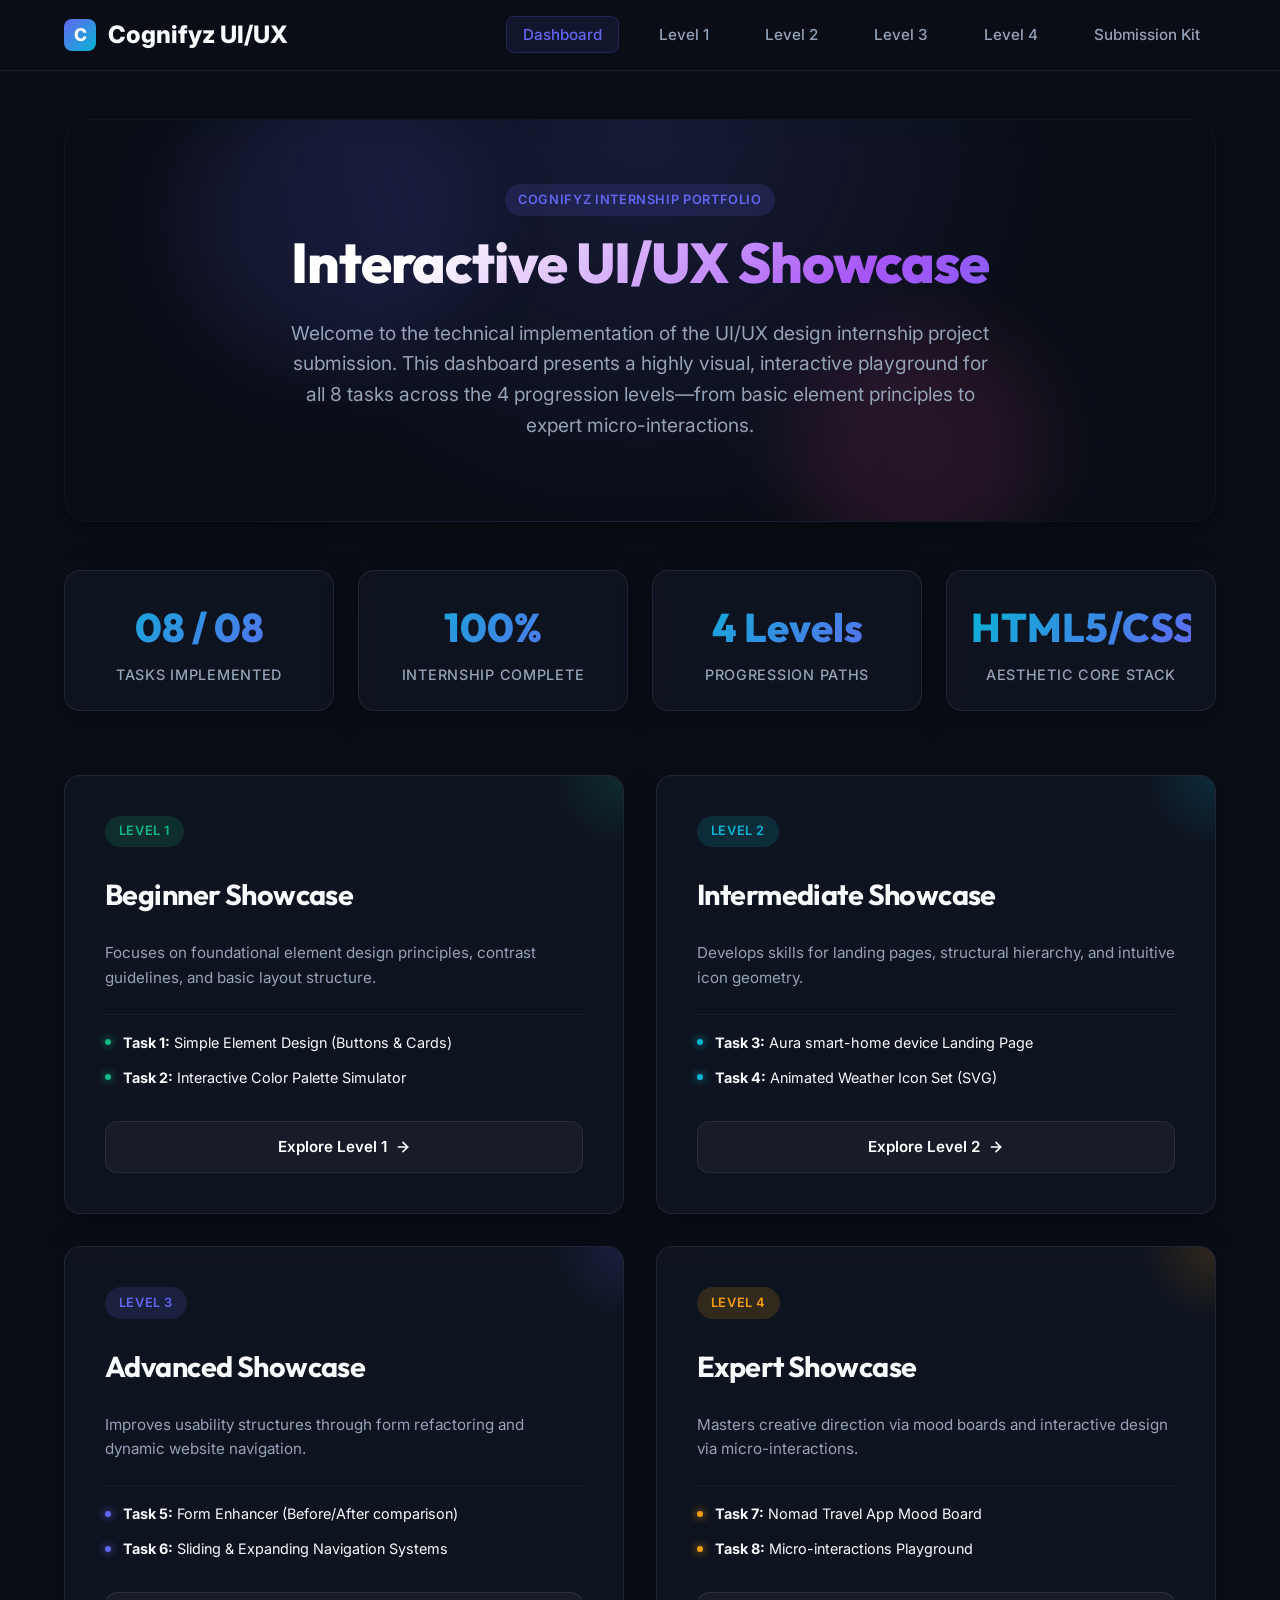
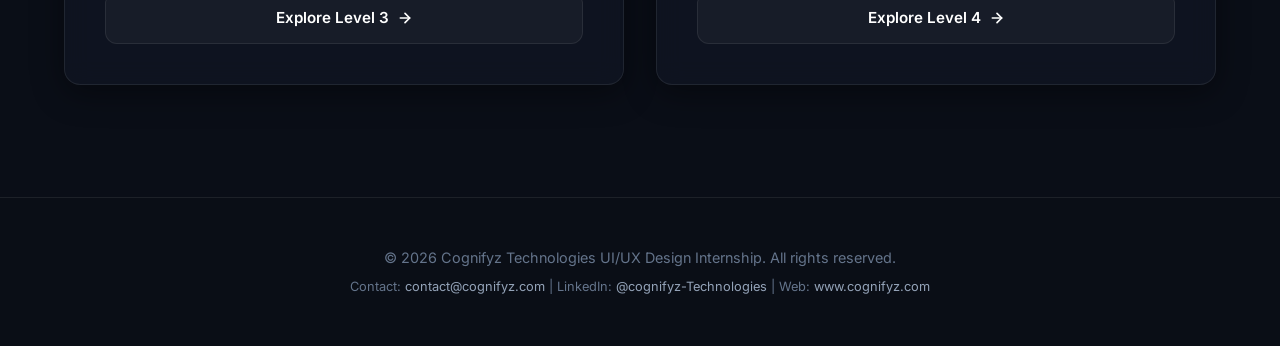
<file: index.html>
<!DOCTYPE html>
<html lang="en">
<head>
  <meta charset="UTF-8">
  <meta name="viewport" content="width=device-width, initial-scale=1.0">
  <title>Cognifyz UI/UX Internship Portfolio | Dashboard Hub</title>
  <link rel="stylesheet" href="style.css">
  <style>
    /* Unique Hero styles */
    .hero-section {
      position: relative;
      padding: 4rem 1.5rem 3rem;
      text-align: center;
      background: radial-gradient(circle at 50% 0%, rgba(99, 102, 241, 0.15), transparent 60%);
      border-radius: 24px;
      margin-top: 1rem;
      margin-bottom: 3rem;
      border: 1px solid rgba(255, 255, 255, 0.03);
      overflow: hidden;
    }

    .hero-title {
      font-size: 3.5rem;
      line-height: 1.1;
      font-weight: 800;
      margin-bottom: 1.5rem;
      background: linear-gradient(135deg, #ffffff 30%, #a855f7 70%, #6366f1 100%);
      -webkit-background-clip: text;
      -webkit-text-fill-color: transparent;
    }

    .hero-description {
      color: var(--text-secondary);
      font-size: 1.2rem;
      max-width: 700px;
      margin: 0 auto 2rem;
    }

    /* Stats Board styling */
    .stats-board {
      display: grid;
      grid-template-columns: repeat(auto-fit, minmax(200px, 1fr));
      gap: 1.5rem;
      margin-bottom: 4rem;
    }

    .stat-card {
      padding: 1.5rem;
      text-align: center;
      position: relative;
      overflow: hidden;
    }

    .stat-number {
      font-size: 2.5rem;
      font-weight: 800;
      font-family: 'Outfit', sans-serif;
      background: linear-gradient(135deg, var(--color-cyan), var(--color-indigo));
      -webkit-background-clip: text;
      -webkit-text-fill-color: transparent;
      margin-bottom: 0.25rem;
    }

    .stat-label {
      color: var(--text-secondary);
      font-size: 0.9rem;
      font-weight: 500;
      text-transform: uppercase;
      letter-spacing: 0.05em;
    }

    /* Levels Grid Styling */
    .levels-grid {
      display: grid;
      grid-template-columns: 1fr;
      gap: 2rem;
    }

    @media (min-width: 768px) {
      .levels-grid {
        grid-template-columns: repeat(2, 1fr);
      }
    }

    .level-card {
      padding: 2.5rem;
      display: flex;
      flex-direction: column;
      justify-content: space-between;
      height: 100%;
      position: relative;
      overflow: hidden;
    }

    .level-card::after {
      content: '';
      position: absolute;
      width: 150px;
      height: 150px;
      border-radius: 50%;
      background: radial-gradient(circle, var(--level-color, var(--color-indigo)), transparent 70%);
      top: -75px;
      right: -75px;
      opacity: 0.15;
      transition: var(--transition-smooth);
    }

    .level-card:hover::after {
      opacity: 0.3;
      transform: scale(1.2);
    }

    .level-card-header {
      margin-bottom: 1.5rem;
    }

    .level-card-title {
      font-size: 1.8rem;
      margin-top: 0.5rem;
      margin-bottom: 0.75rem;
    }

    .level-card-description {
      color: var(--text-secondary);
      font-size: 0.95rem;
      margin-bottom: 1.5rem;
      min-height: 3rem;
    }

    .task-preview-list {
      list-style: none;
      margin-bottom: 2rem;
      border-top: 1px solid rgba(255, 255, 255, 0.05);
      padding-top: 1rem;
    }

    .task-preview-item {
      display: flex;
      align-items: center;
      gap: 0.75rem;
      font-size: 0.9rem;
      color: var(--text-primary);
      margin-bottom: 0.75rem;
    }

    .task-bullet {
      width: 6px;
      height: 6px;
      border-radius: 50%;
      background: var(--level-color, var(--color-indigo));
      box-shadow: 0 0 8px var(--level-color, var(--color-indigo));
    }

    .explore-btn {
      display: inline-flex;
      align-items: center;
      justify-content: center;
      gap: 0.5rem;
      padding: 0.8rem 1.5rem;
      border-radius: 12px;
      text-decoration: none;
      color: #fff;
      font-weight: 600;
      font-size: 0.95rem;
      background: rgba(255, 255, 255, 0.04);
      border: 1px solid var(--glass-border);
      transition: var(--transition-smooth);
      width: 100%;
      text-align: center;
    }

    .level-card:hover .explore-btn {
      background: var(--level-color, var(--color-indigo));
      box-shadow: 0 8px 24px rgba(0, 0, 0, 0.25), 0 0 15px rgba(255, 255, 255, 0.1);
      border-color: transparent;
      transform: translateY(-1px);
    }

    /* Set custom colors for each card */
    .card-lvl1 { --level-color: var(--color-emerald); }
    .card-lvl2 { --level-color: var(--color-cyan); }
    .card-lvl3 { --level-color: var(--color-indigo); }
    .card-lvl4 { --level-color: var(--color-amber); }

    /* Hero Floating Decorative elements */
    .floating-circle {
      position: absolute;
      border-radius: 50%;
      filter: blur(40px);
      z-index: -1;
      opacity: 0.12;
    }

    .circle-1 {
      width: 300px;
      height: 300px;
      background: var(--color-indigo);
      top: -50px;
      left: 10%;
    }

    .circle-2 {
      width: 250px;
      height: 250px;
      background: var(--color-pink);
      bottom: -50px;
      right: 15%;
    }
  </style>
</head>
<body>

  <!-- Navigation Header -->
  <header class="portfolio-header">
    <div class="nav-container">
      <a href="index.html" class="logo-link">
        <div class="logo-icon">C</div>
        <span>Cognifyz UI/UX</span>
      </a>
      <ul class="nav-menu">
        <li><a href="index.html" class="nav-link active">Dashboard</a></li>
        <li><a href="level1.html" class="nav-link">Level 1</a></li>
        <li><a href="level2.html" class="nav-link">Level 2</a></li>
        <li><a href="level3.html" class="nav-link">Level 3</a></li>
        <li><a href="level4.html" class="nav-link">Level 4</a></li>
        <li><a href="submission_kit.html" class="nav-link">Submission Kit</a></li>
      </ul>
    </div>
  </header>

  <!-- Main Container -->
  <main class="container">

    <!-- Hero Banner Section -->
    <section class="hero-section glass-card">
      <div class="floating-circle circle-1"></div>
      <div class="floating-circle circle-2"></div>
      <span class="badge badge-advanced">Cognifyz Internship Portfolio</span>
      <h1 class="hero-title">Interactive UI/UX Showcase</h1>
      <p class="hero-description">
        Welcome to the technical implementation of the UI/UX design internship project submission. 
        This dashboard presents a highly visual, interactive playground for all 8 tasks across 
        the 4 progression levels—from basic element principles to expert micro-interactions.
      </p>
    </section>

    <!-- Project Metrics Overview -->
    <section class="stats-board">
      <div class="stat-card glass-card">
        <div class="stat-number">08 / 08</div>
        <div class="stat-label">Tasks Implemented</div>
      </div>
      <div class="stat-card glass-card">
        <div class="stat-number">100%</div>
        <div class="stat-label">Internship Complete</div>
      </div>
      <div class="stat-card glass-card">
        <div class="stat-number">4 Levels</div>
        <div class="stat-label">Progression Paths</div>
      </div>
      <div class="stat-card glass-card">
        <div class="stat-number">HTML5/CSS3</div>
        <div class="stat-label">Aesthetic Core Stack</div>
      </div>
    </section>

    <!-- Levels Grid -->
    <section class="levels-grid">

      <!-- LEVEL 1 CARD -->
      <div class="level-card glass-card card-lvl1">
        <div>
          <div class="level-card-header">
            <span class="badge badge-beginner">Level 1</span>
            <h2 class="level-card-title">Beginner Showcase</h2>
          </div>
          <p class="level-card-description">
            Focuses on foundational element design principles, contrast guidelines, and basic layout structure.
          </p>
          <ul class="task-preview-list">
            <li class="task-preview-item">
              <span class="task-bullet"></span>
              <span><strong>Task 1:</strong> Simple Element Design (Buttons & Cards)</span>
            </li>
            <li class="task-preview-item">
              <span class="task-bullet"></span>
              <span><strong>Task 2:</strong> Interactive Color Palette Simulator</span>
            </li>
          </ul>
        </div>
        <a href="level1.html" class="explore-btn">
          Explore Level 1 
          <svg width="16" height="16" viewBox="0 0 24 24" fill="none" stroke="currentColor" stroke-width="2.5" stroke-linecap="round" stroke-linejoin="round"><line x1="5" y1="12" x2="19" y2="12"></line><polyline points="12 5 19 12 12 19"></polyline></svg>
        </a>
      </div>

      <!-- LEVEL 2 CARD -->
      <div class="level-card glass-card card-lvl2">
        <div>
          <div class="level-card-header">
            <span class="badge badge-intermediate">Level 2</span>
            <h2 class="level-card-title">Intermediate Showcase</h2>
          </div>
          <p class="level-card-description">
            Develops skills for landing pages, structural hierarchy, and intuitive icon geometry.
          </p>
          <ul class="task-preview-list">
            <li class="task-preview-item">
              <span class="task-bullet"></span>
              <span><strong>Task 3:</strong> Aura smart-home device Landing Page</span>
            </li>
            <li class="task-preview-item">
              <span class="task-bullet"></span>
              <span><strong>Task 4:</strong> Animated Weather Icon Set (SVG)</span>
            </li>
          </ul>
        </div>
        <a href="level2.html" class="explore-btn">
          Explore Level 2
          <svg width="16" height="16" viewBox="0 0 24 24" fill="none" stroke="currentColor" stroke-width="2.5" stroke-linecap="round" stroke-linejoin="round"><line x1="5" y1="12" x2="19" y2="12"></line><polyline points="12 5 19 12 12 19"></polyline></svg>
        </a>
      </div>

      <!-- LEVEL 3 CARD -->
      <div class="level-card glass-card card-lvl3">
        <div>
          <div class="level-card-header">
            <span class="badge badge-advanced">Level 3</span>
            <h2 class="level-card-title">Advanced Showcase</h2>
          </div>
          <p class="level-card-description">
            Improves usability structures through form refactoring and dynamic website navigation.
          </p>
          <ul class="task-preview-list">
            <li class="task-preview-item">
              <span class="task-bullet"></span>
              <span><strong>Task 5:</strong> Form Enhancer (Before/After comparison)</span>
            </li>
            <li class="task-preview-item">
              <span class="task-bullet"></span>
              <span><strong>Task 6:</strong> Sliding & Expanding Navigation Systems</span>
            </li>
          </ul>
        </div>
        <a href="level3.html" class="explore-btn">
          Explore Level 3
          <svg width="16" height="16" viewBox="0 0 24 24" fill="none" stroke="currentColor" stroke-width="2.5" stroke-linecap="round" stroke-linejoin="round"><line x1="5" y1="12" x2="19" y2="12"></line><polyline points="12 5 19 12 12 19"></polyline></svg>
        </a>
      </div>

      <!-- LEVEL 4 CARD -->
      <div class="level-card glass-card card-lvl4">
        <div>
          <div class="level-card-header">
            <span class="badge badge-expert">Level 4</span>
            <h2 class="level-card-title">Expert Showcase</h2>
          </div>
          <p class="level-card-description">
            Masters creative direction via mood boards and interactive design via micro-interactions.
          </p>
          <ul class="task-preview-list">
            <li class="task-preview-item">
              <span class="task-bullet"></span>
              <span><strong>Task 7:</strong> Nomad Travel App Mood Board</span>
            </li>
            <li class="task-preview-item">
              <span class="task-bullet"></span>
              <span><strong>Task 8:</strong> Micro-interactions Playground</span>
            </li>
          </ul>
        </div>
        <a href="level4.html" class="explore-btn">
          Explore Level 4
          <svg width="16" height="16" viewBox="0 0 24 24" fill="none" stroke="currentColor" stroke-width="2.5" stroke-linecap="round" stroke-linejoin="round"><line x1="5" y1="12" x2="19" y2="12"></line><polyline points="12 5 19 12 12 19"></polyline></svg>
        </a>
      </div>

    </section>

  </main>

  <!-- Footer -->
  <footer class="portfolio-footer">
    <p>© 2026 Cognifyz Technologies UI/UX Design Internship. All rights reserved.</p>
    <p style="margin-top: 0.5rem; font-size: 0.8rem; color: var(--text-muted);">
      Contact: <a href="mailto:contact@cognifyz.com">contact@cognifyz.com</a> | 
      LinkedIn: <a href="https://linkedin.com/company/cognifyz-technologies" target="_blank">@cognifyz-Technologies</a> | 
      Web: <a href="https://www.cognifyz.com" target="_blank">www.cognifyz.com</a>
    </p>
  </footer>

</body>
</html>
</file>
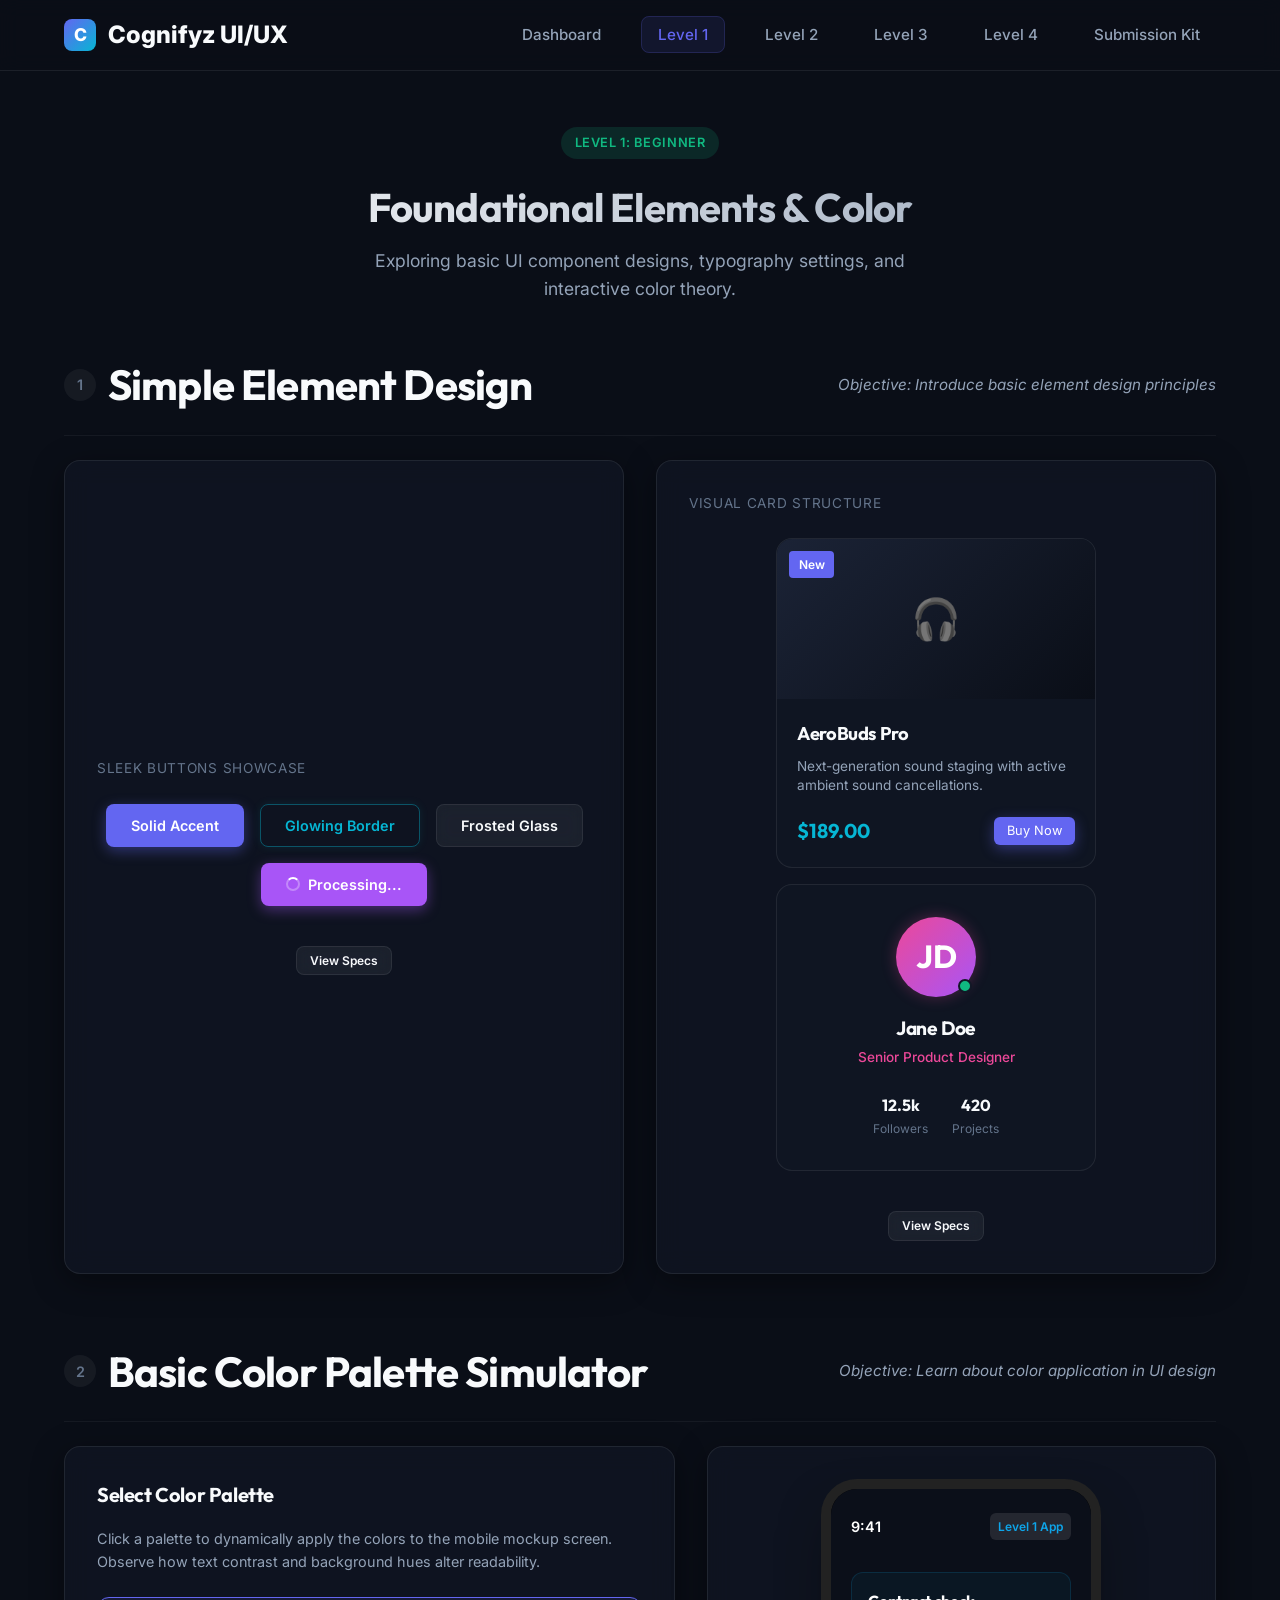
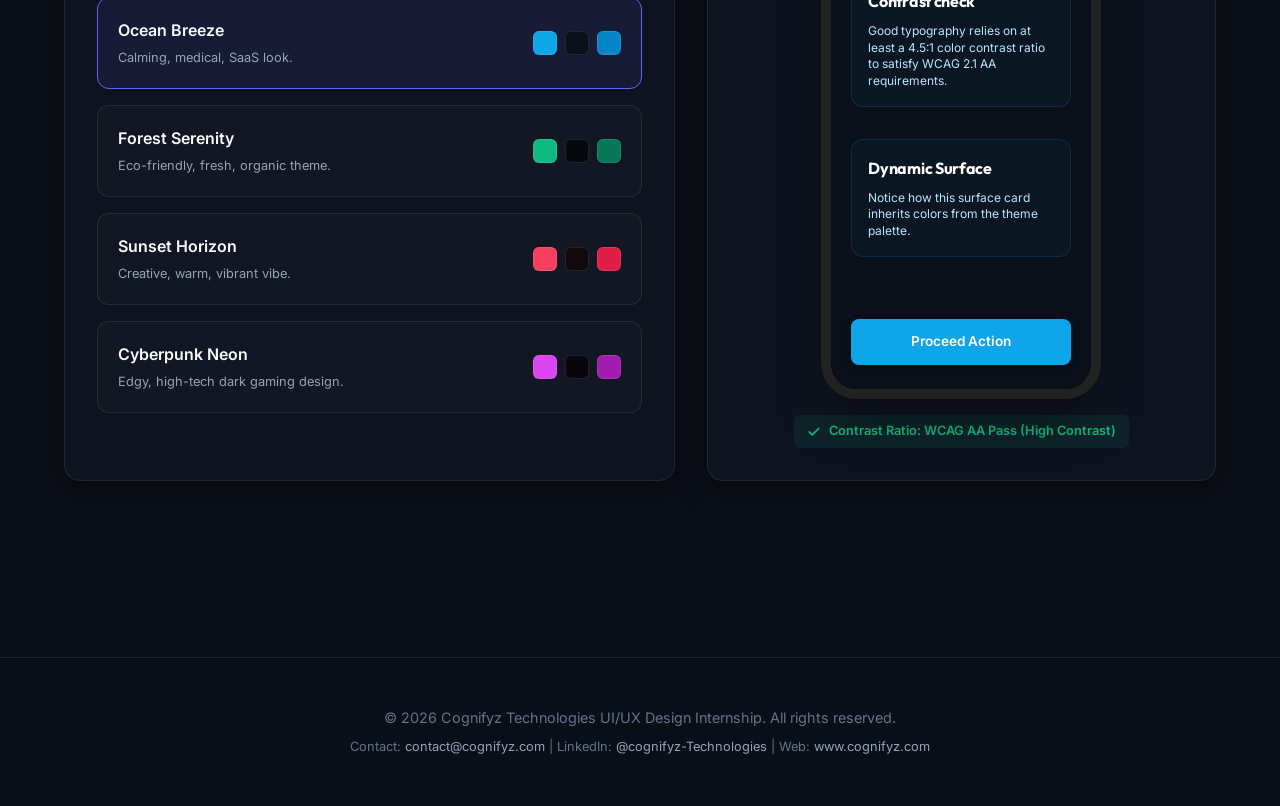
<file: level1.html>
<!DOCTYPE html>
<html lang="en">
<head>
  <meta charset="UTF-8">
  <meta name="viewport" content="width=device-width, initial-scale=1.0">
  <title>Level 1: Beginner Showcase | Cognifyz Portfolio</title>
  <link rel="stylesheet" href="style.css">
  <style>
    /* Task 1 Component styles */
    .showcase-grid {
      display: grid;
      grid-template-columns: 1fr;
      gap: 2rem;
      margin-bottom: 2rem;
    }

    @media (min-width: 768px) {
      .showcase-grid {
        grid-template-columns: repeat(2, 1fr);
      }
    }

    .element-card {
      padding: 2rem;
      display: flex;
      flex-direction: column;
      gap: 1.5rem;
      align-items: center;
      justify-content: center;
      min-height: 250px;
    }

    .element-label {
      align-self: flex-start;
      font-size: 0.85rem;
      color: var(--text-muted);
      text-transform: uppercase;
      letter-spacing: 0.05em;
    }

    /* Premium Button Styles */
    .btn-container {
      display: flex;
      flex-wrap: wrap;
      gap: 1rem;
      justify-content: center;
      width: 100%;
    }

    .btn-demo {
      padding: 0.75rem 1.5rem;
      font-size: 0.9rem;
      font-weight: 600;
      border-radius: 8px;
      cursor: pointer;
      transition: var(--transition-smooth);
      border: 1px solid transparent;
      outline: none;
    }

    .btn-solid {
      background: var(--color-indigo);
      color: #fff;
      box-shadow: 0 4px 14px rgba(99, 102, 241, 0.4);
    }

    .btn-solid:hover {
      background: #4f46e5;
      transform: translateY(-2px);
      box-shadow: 0 6px 20px rgba(99, 102, 241, 0.6);
    }

    .btn-glow-outline {
      background: transparent;
      color: var(--color-cyan);
      border: 1px solid rgba(6, 182, 212, 0.4);
      box-shadow: 0 0 10px rgba(6, 182, 212, 0.1);
    }

    .btn-glow-outline:hover {
      background: rgba(6, 182, 212, 0.05);
      border-color: var(--color-cyan);
      box-shadow: 0 0 20px rgba(6, 182, 212, 0.4);
      transform: translateY(-2px);
    }

    .btn-glassmorphic {
      background: rgba(255, 255, 255, 0.05);
      color: var(--text-primary);
      border: 1px solid var(--glass-border);
      backdrop-filter: blur(8px);
    }

    .btn-glassmorphic:hover {
      background: rgba(255, 255, 255, 0.1);
      border-color: rgba(255, 255, 255, 0.2);
      transform: translateY(-2px);
    }

    .btn-loading {
      background: var(--color-purple);
      color: #fff;
      display: inline-flex;
      align-items: center;
      gap: 0.5rem;
      box-shadow: 0 4px 14px rgba(168, 85, 247, 0.4);
    }

    .btn-loading:hover {
      background: #9333ea;
      transform: translateY(-2px);
    }

    .loading-spinner {
      width: 14px;
      height: 14px;
      border: 2px solid rgba(255, 255, 255, 0.3);
      border-top-color: #fff;
      border-radius: 50%;
      animation: spin-slow 1s linear infinite;
    }

    /* Premium Product Card Style */
    .product-preview-card {
      width: 100%;
      max-width: 320px;
      border-radius: 16px;
      overflow: hidden;
      border: 1px solid var(--glass-border);
      background: var(--glass-bg);
      transition: var(--transition-smooth);
    }

    .product-preview-card:hover {
      transform: translateY(-6px);
      box-shadow: 0 12px 30px rgba(0,0,0,0.4);
      border-color: rgba(255, 255, 255, 0.15);
    }

    .product-img-box {
      width: 100%;
      height: 160px;
      background: linear-gradient(135deg, var(--bg-tertiary), var(--bg-primary));
      display: flex;
      align-items: center;
      justify-content: center;
      position: relative;
    }

    .product-badge {
      position: absolute;
      top: 12px;
      left: 12px;
      background: var(--color-indigo);
      color: #fff;
      font-size: 0.75rem;
      padding: 0.25rem 0.6rem;
      border-radius: 4px;
      font-weight: 600;
    }

    .product-body {
      padding: 1.25rem;
    }

    .product-title {
      font-size: 1.15rem;
      margin-bottom: 0.5rem;
      color: var(--text-primary);
    }

    .product-desc {
      font-size: 0.85rem;
      color: var(--text-secondary);
      margin-bottom: 1.25rem;
      line-height: 1.4;
    }

    .product-footer {
      display: flex;
      justify-content: space-between;
      align-items: center;
    }

    .product-price {
      font-family: 'Outfit', sans-serif;
      font-size: 1.25rem;
      font-weight: 700;
      color: var(--color-cyan);
    }

    /* Premium Profile Card Style */
    .profile-preview-card {
      width: 100%;
      max-width: 320px;
      border-radius: 16px;
      border: 1px solid var(--glass-border);
      background: var(--glass-bg);
      padding: 2rem 1.5rem;
      text-align: center;
      display: flex;
      flex-direction: column;
      align-items: center;
      transition: var(--transition-smooth);
    }

    .profile-preview-card:hover {
      transform: translateY(-6px);
      box-shadow: 0 12px 30px rgba(0,0,0,0.4);
      border-color: rgba(255, 255, 255, 0.15);
    }

    .profile-avatar-wrapper {
      position: relative;
      margin-bottom: 1rem;
    }

    .profile-avatar {
      width: 80px;
      height: 80px;
      border-radius: 50%;
      background: linear-gradient(135deg, var(--color-pink), var(--color-purple));
      display: grid;
      place-items: center;
      font-family: 'Outfit', sans-serif;
      font-weight: 700;
      font-size: 2rem;
      color: #fff;
      box-shadow: 0 0 15px rgba(236, 72, 153, 0.3);
    }

    .profile-status-dot {
      position: absolute;
      bottom: 4px;
      right: 4px;
      width: 14px;
      height: 14px;
      background: var(--color-emerald);
      border: 2px solid var(--bg-secondary);
      border-radius: 50%;
    }

    .profile-name {
      font-size: 1.2rem;
      color: var(--text-primary);
      margin-bottom: 0.25rem;
    }

    .profile-role {
      font-size: 0.85rem;
      color: var(--color-pink);
      font-weight: 500;
      margin-bottom: 1rem;
    }

    .profile-socials {
      display: flex;
      gap: 1.5rem;
      margin-top: 0.5rem;
    }

    .profile-stat {
      display: flex;
      flex-direction: column;
      align-items: center;
    }

    .profile-stat-val {
      font-family: 'Outfit', sans-serif;
      font-weight: 700;
      font-size: 1rem;
      color: var(--text-primary);
    }

    .profile-stat-lbl {
      font-size: 0.75rem;
      color: var(--text-muted);
    }

    /* Task 2 Color Palette Simulator styles */
    .simulator-container {
      display: grid;
      grid-template-columns: 1fr;
      gap: 2rem;
    }

    @media (min-width: 900px) {
      .simulator-container {
        grid-template-columns: 1.2fr 1fr;
      }
    }

    .palette-list {
      display: flex;
      flex-direction: column;
      gap: 1rem;
    }

    .palette-card {
      display: flex;
      align-items: center;
      justify-content: space-between;
      padding: 1.25rem;
      cursor: pointer;
      border: 1px solid var(--glass-border);
      background: rgba(255, 255, 255, 0.02);
      border-radius: 12px;
      transition: var(--transition-smooth);
    }

    .palette-card:hover {
      background: rgba(255, 255, 255, 0.05);
      border-color: rgba(255, 255, 255, 0.15);
    }

    .palette-card.active {
      background: rgba(99, 102, 241, 0.1);
      border-color: var(--color-indigo);
    }

    .palette-info {
      display: flex;
      flex-direction: column;
      gap: 0.25rem;
    }

    .palette-name {
      font-weight: 600;
      font-size: 1rem;
    }

    .palette-desc {
      font-size: 0.8rem;
      color: var(--text-secondary);
    }

    .palette-swatches {
      display: flex;
      gap: 0.5rem;
    }

    .swatch {
      width: 24px;
      height: 24px;
      border-radius: 6px;
      border: 1px solid rgba(255,255,255,0.1);
    }

    /* Mobile Mockup device rendering */
    .mobile-mockup-wrapper {
      display: flex;
      justify-content: center;
      align-items: center;
    }

    .mobile-mockup {
      width: 280px;
      height: 520px;
      background: #000;
      border: 10px solid #222;
      border-radius: 36px;
      box-shadow: 0 25px 50px -12px rgba(0, 0, 0, 0.5);
      overflow: hidden;
      position: relative;
      display: flex;
      flex-direction: column;
      transition: var(--transition-smooth);
    }

    /* Mobile Mockup Inner styling */
    .mock-screen {
      flex: 1;
      display: flex;
      flex-direction: column;
      padding: 1.5rem 1.25rem;
      font-size: 0.9rem;
      transition: background-color 0.5s ease;
      color: var(--mock-text-primary, #ffffff);
      background-color: var(--mock-bg, #0B0F19);
    }

    .mock-header {
      display: flex;
      justify-content: space-between;
      align-items: center;
      margin-bottom: 2rem;
      font-weight: 600;
    }

    .mock-pill {
      font-size: 0.75rem;
      padding: 0.25rem 0.5rem;
      border-radius: 6px;
      background: var(--mock-accent-light, rgba(255,255,255,0.1));
      color: var(--mock-primary, #fff);
      transition: var(--transition-smooth);
    }

    .mock-body-card {
      background: var(--mock-card-bg, rgba(255, 255, 255, 0.05));
      border: 1px solid var(--mock-card-border, rgba(255, 255, 255, 0.08));
      border-radius: 12px;
      padding: 1rem;
      margin-bottom: 2rem;
      transition: var(--transition-smooth);
    }

    .mock-card-title {
      font-size: 1rem;
      font-weight: 700;
      margin-bottom: 0.5rem;
      color: var(--mock-text-primary, #fff);
      transition: var(--transition-smooth);
    }

    .mock-card-desc {
      font-size: 0.75rem;
      color: var(--mock-text-secondary, #94a3b8);
      line-height: 1.4;
      transition: var(--transition-smooth);
    }

    .mock-btn {
      background-color: var(--mock-primary, #6366f1);
      color: var(--mock-btn-text, #ffffff);
      padding: 0.75rem;
      text-align: center;
      border-radius: 8px;
      font-weight: 600;
      font-size: 0.85rem;
      cursor: pointer;
      box-shadow: 0 4px 10px rgba(0, 0, 0, 0.2);
      transition: var(--transition-smooth);
      margin-top: auto;
    }

    .mock-btn:hover {
      filter: brightness(1.1);
    }

    /* Accessibility indicator badge */
    .accessibility-badge {
      display: flex;
      align-items: center;
      gap: 0.5rem;
      margin-top: 1rem;
      font-size: 0.8rem;
      color: var(--color-emerald);
      background: rgba(16, 185, 129, 0.1);
      padding: 0.4rem 0.8rem;
      border-radius: 6px;
      font-weight: 600;
    }

    /* Design Specs Details drawer */
    .specs-overlay {
      display: none;
      position: fixed;
      inset: 0;
      background: rgba(0,0,0,0.6);
      backdrop-filter: blur(4px);
      z-index: 1000;
      justify-content: center;
      align-items: center;
    }

    .specs-modal {
      width: 90%;
      max-width: 500px;
      padding: 2rem;
      position: relative;
    }

    .close-modal {
      position: absolute;
      top: 1.5rem;
      right: 1.5rem;
      cursor: pointer;
      color: var(--text-secondary);
      background: transparent;
      border: none;
      font-size: 1.25rem;
    }
  </style>
</head>
<body>

  <!-- Navigation Header -->
  <header class="portfolio-header">
    <div class="nav-container">
      <a href="index.html" class="logo-link">
        <div class="logo-icon">C</div>
        <span>Cognifyz UI/UX</span>
      </a>
      <ul class="nav-menu">
        <li><a href="index.html" class="nav-link">Dashboard</a></li>
        <li><a href="level1.html" class="nav-link active">Level 1</a></li>
        <li><a href="level2.html" class="nav-link">Level 2</a></li>
        <li><a href="level3.html" class="nav-link">Level 3</a></li>
        <li><a href="level4.html" class="nav-link">Level 4</a></li>
        <li><a href="submission_kit.html" class="nav-link">Submission Kit</a></li>
      </ul>
    </div>
  </header>

  <!-- Container -->
  <main class="container">

    <!-- Page Intro Header -->
    <div class="page-intro">
      <span class="badge badge-beginner">Level 1: Beginner</span>
      <h1 class="page-title">Foundational Elements & Color</h1>
      <p class="page-subtitle">
        Exploring basic UI component designs, typography settings, and interactive color theory.
      </p>
    </div>

    <!-- TASK 1: SIMPLE ELEMENT DESIGN -->
    <section class="task-section">
      <div class="task-header">
        <div class="task-title">
          <span class="task-number">1</span>
          <h2>Simple Element Design</h2>
        </div>
        <span class="task-objective">Objective: Introduce basic element design principles</span>
      </div>

      <div class="task-content showcase-grid">
        
        <!-- BUTTON ELEMENT DEMO -->
        <div class="element-card glass-card">
          <span class="element-label">Sleek Buttons Showcase</span>
          <div class="btn-container">
            <button class="btn-demo btn-solid" onclick="alert('Primary action triggered!')">Solid Accent</button>
            <button class="btn-demo btn-glow-outline" onclick="alert('Outline action triggered!')">Glowing Border</button>
            <button class="btn-demo btn-glassmorphic" onclick="alert('Glassmorphic action triggered!')">Frosted Glass</button>
            <button class="btn-demo btn-loading">
              <span class="loading-spinner"></span>
              <span>Processing...</span>
            </button>
          </div>
          <button class="btn-demo btn-glassmorphic" style="font-size:0.75rem; padding: 0.4rem 0.8rem; margin-top:1rem;" onclick="showSpecs('buttons')">View Specs</button>
        </div>

        <!-- CARDS ELEMENT DEMO -->
        <div class="element-card glass-card">
          <span class="element-label">Visual Card Structure</span>
          <div style="display: flex; gap: 1rem; flex-wrap: wrap; justify-content: center; width: 100%;">
            
            <!-- Product Card -->
            <div class="product-preview-card">
              <div class="product-img-box">
                <span class="product-badge">New</span>
                <span style="font-size:2.5rem;">🎧</span>
              </div>
              <div class="product-body">
                <h3 class="product-title">AeroBuds Pro</h3>
                <p class="product-desc">Next-generation sound staging with active ambient sound cancellations.</p>
                <div class="product-footer">
                  <span class="product-price">$189.00</span>
                  <button class="btn-solid" style="padding:0.4rem 0.8rem; font-size:0.8rem; border-radius:6px; border:none; cursor:pointer;" onclick="alert('Added to cart!')">Buy Now</button>
                </div>
              </div>
            </div>

            <!-- Profile Card -->
            <div class="profile-preview-card">
              <div class="profile-avatar-wrapper">
                <div class="profile-avatar">JD</div>
                <div class="profile-status-dot"></div>
              </div>
              <h3 class="profile-name">Jane Doe</h3>
              <p class="profile-role">Senior Product Designer</p>
              <div class="profile-socials">
                <div class="profile-stat">
                  <span class="profile-stat-val">12.5k</span>
                  <span class="profile-stat-lbl">Followers</span>
                </div>
                <div class="profile-stat">
                  <span class="profile-stat-val">420</span>
                  <span class="profile-stat-lbl">Projects</span>
                </div>
              </div>
            </div>

          </div>
          <button class="btn-demo btn-glassmorphic" style="font-size:0.75rem; padding: 0.4rem 0.8rem; margin-top:1rem;" onclick="showSpecs('cards')">View Specs</button>
        </div>

      </div>
    </section>

    <!-- TASK 2: BASIC COLOR PALETTE -->
    <section class="task-section">
      <div class="task-header">
        <div class="task-title">
          <span class="task-number">2</span>
          <h2>Basic Color Palette Simulator</h2>
        </div>
        <span class="task-objective">Objective: Learn about color application in UI design</span>
      </div>

      <div class="task-content simulator-container">
        
        <!-- PALETTE SELECTOR SECTION -->
        <div class="glass-card" style="padding: 2rem;">
          <h3 style="margin-bottom: 1rem; font-size: 1.25rem;">Select Color Palette</h3>
          <p style="color: var(--text-secondary); font-size: 0.9rem; margin-bottom: 1.5rem;">
            Click a palette to dynamically apply the colors to the mobile mockup screen. Observe how text contrast and background hues alter readability.
          </p>

          <div class="palette-list">
            
            <!-- Palette 1 -->
            <div class="palette-card active" onclick="applyPalette(this, 'ocean')" id="default-palette">
              <div class="palette-info">
                <span class="palette-name">Ocean Breeze</span>
                <span class="palette-desc">Calming, medical, SaaS look.</span>
              </div>
              <div class="palette-swatches">
                <span class="swatch" style="background:#0EA5E9;"></span>
                <span class="swatch" style="background:#0B0F19;"></span>
                <span class="swatch" style="background:#0284C7;"></span>
              </div>
            </div>

            <!-- Palette 2 -->
            <div class="palette-card" onclick="applyPalette(this, 'forest')">
              <div class="palette-info">
                <span class="palette-name">Forest Serenity</span>
                <span class="palette-desc">Eco-friendly, fresh, organic theme.</span>
              </div>
              <div class="palette-swatches">
                <span class="swatch" style="background:#10B981;"></span>
                <span class="swatch" style="background:#05080c;"></span>
                <span class="swatch" style="background:#047857;"></span>
              </div>
            </div>

            <!-- Palette 3 -->
            <div class="palette-card" onclick="applyPalette(this, 'sunset')">
              <div class="palette-info">
                <span class="palette-name">Sunset Horizon</span>
                <span class="palette-desc">Creative, warm, vibrant vibe.</span>
              </div>
              <div class="palette-swatches">
                <span class="swatch" style="background:#F43F5E;"></span>
                <span class="swatch" style="background:#0f090b;"></span>
                <span class="swatch" style="background:#E11D48;"></span>
              </div>
            </div>

            <!-- Palette 4 -->
            <div class="palette-card" onclick="applyPalette(this, 'cyberpunk')">
              <div class="palette-info">
                <span class="palette-name">Cyberpunk Neon</span>
                <span class="palette-desc">Edgy, high-tech dark gaming design.</span>
              </div>
              <div class="palette-swatches">
                <span class="swatch" style="background:#D946EF;"></span>
                <span class="swatch" style="background:#09050d;"></span>
                <span class="swatch" style="background:#A21CAF;"></span>
              </div>
            </div>

          </div>
        </div>

        <!-- MOBILE DEVICE SIMULATION -->
        <div class="glass-card mobile-mockup-wrapper" style="padding: 2rem;">
          <div style="display: flex; flex-direction: column; align-items: center;">
            <div class="mobile-mockup" id="mock-device">
              <div class="mock-screen">
                <div class="mock-header">
                  <span>9:41</span>
                  <span class="mock-pill" id="mock-badge">Level 1 App</span>
                </div>
                
                <div class="mock-body-card">
                  <h4 class="mock-card-title" id="mock-title">Contrast check</h4>
                  <p class="mock-card-desc" id="mock-desc">
                    Good typography relies on at least a 4.5:1 color contrast ratio to satisfy WCAG 2.1 AA requirements.
                  </p>
                </div>
                
                <div class="mock-body-card" style="margin-bottom: 0;">
                  <h4 class="mock-card-title">Dynamic Surface</h4>
                  <p class="mock-card-desc">Notice how this surface card inherits colors from the theme palette.</p>
                </div>

                <div class="mock-btn" id="mock-btn-action" onclick="alert('Simulation Successful!')">Proceed Action</div>
              </div>
            </div>

            <!-- Accessibility Feedback -->
            <div class="accessibility-badge">
              <svg width="14" height="14" viewBox="0 0 24 24" fill="none" stroke="currentColor" stroke-width="3" stroke-linecap="round" stroke-linejoin="round"><polyline points="20 6 9 17 4 12"></polyline></svg>
              <span>Contrast Ratio: WCAG AA Pass (High Contrast)</span>
            </div>
          </div>
        </div>

      </div>
    </section>

  </main>

  <!-- Spec Modal Overlay -->
  <div class="specs-overlay" id="specs-modal" onclick="closeSpecs()">
    <div class="specs-modal glass-card" onclick="event.stopPropagation()">
      <button class="close-modal" onclick="closeSpecs()">×</button>
      <h3 style="margin-bottom: 1rem; border-bottom:1px solid rgba(255,255,255,0.05); padding-bottom:0.5rem;" id="modal-heading">Specs View</h3>
      <div class="spec-box">
        <div class="spec-title">CSS Code Properties</div>
        <pre class="spec-code" id="modal-code">Loading properties...</pre>
      </div>
    </div>
  </div>

  <!-- Footer -->
  <footer class="portfolio-footer">
    <p>© 2026 Cognifyz Technologies UI/UX Design Internship. All rights reserved.</p>
    <p style="margin-top: 0.5rem; font-size: 0.8rem; color: var(--text-muted);">
      Contact: <a href="mailto:contact@cognifyz.com">contact@cognifyz.com</a> | 
      LinkedIn: <a href="https://linkedin.com/company/cognifyz-technologies" target="_blank">@cognifyz-Technologies</a> | 
      Web: <a href="https://www.cognifyz.com" target="_blank">www.cognifyz.com</a>
    </p>
  </footer>

  <script>
    // Color Palette definitions
    const palettes = {
      ocean: {
        bg: '#0B0F19',
        primary: '#0EA5E9',
        cardBg: 'rgba(14, 165, 233, 0.05)',
        cardBorder: 'rgba(14, 165, 233, 0.15)',
        textPrimary: '#ffffff',
        textSecondary: '#bae6fd',
        btnText: '#ffffff'
      },
      forest: {
        bg: '#05080c',
        primary: '#10B981',
        cardBg: 'rgba(16, 185, 129, 0.05)',
        cardBorder: 'rgba(16, 185, 129, 0.15)',
        textPrimary: '#ffffff',
        textSecondary: '#a7f3d0',
        btnText: '#05080c'
      },
      sunset: {
        bg: '#0f090b',
        primary: '#F43F5E',
        cardBg: 'rgba(244, 63, 94, 0.05)',
        cardBorder: 'rgba(244, 63, 94, 0.15)',
        textPrimary: '#ffffff',
        textSecondary: '#fecdd3',
        btnText: '#ffffff'
      },
      cyberpunk: {
        bg: '#09050d',
        primary: '#D946EF',
        cardBg: 'rgba(217, 70, 239, 0.05)',
        cardBorder: 'rgba(217, 70, 239, 0.15)',
        textPrimary: '#ffffff',
        textSecondary: '#f5d0fe',
        btnText: '#ffffff'
      }
    };

    // Apply color palette function
    function applyPalette(cardElement, paletteKey) {
      // Manage active card states
      document.querySelectorAll('.palette-card').forEach(card => card.classList.remove('active'));
      cardElement.classList.add('active');

      const palette = palettes[paletteKey];
      const device = document.getElementById('mock-device');

      // Update CSS Variables of Mock Device
      device.style.setProperty('--mock-bg', palette.bg);
      device.style.setProperty('--mock-primary', palette.primary);
      device.style.setProperty('--mock-card-bg', palette.cardBg);
      device.style.setProperty('--mock-card-border', palette.cardBorder);
      device.style.setProperty('--mock-text-primary', palette.textPrimary);
      device.style.setProperty('--mock-text-secondary', palette.textSecondary);
      device.style.setProperty('--mock-btn-text', palette.btnText);
    }

    // Modal specs details
    const specs = {
      buttons: `.btn-solid {
  background: #6366f1; /* Primary Indigo */
  color: #ffffff;
  padding: 0.75rem 1.5rem;
  border-radius: 8px;
  box-shadow: 0 4px 14px rgba(99, 102, 241, 0.4);
  transition: all 0.3s cubic-bezier(0.4, 0, 0.2, 1);
}
.btn-solid:hover {
  transform: translateY(-2px);
  box-shadow: 0 6px 20px rgba(99, 102, 241, 0.6);
}`,
      cards: `.glass-card {
  background: rgba(18, 24, 38, 0.65);
  backdrop-filter: blur(12px);
  border: 1px solid rgba(255, 255, 255, 0.08);
  border-radius: 16px;
  box-shadow: 0 8px 32px rgba(0, 0, 0, 0.4);
  transition: all 0.3s cubic-bezier(0.4, 0, 0.2, 1);
}
.glass-card:hover {
  transform: translateY(-2px);
  border-color: rgba(255, 255, 255, 0.15);
}`
    };

    function showSpecs(key) {
      document.getElementById('modal-heading').innerText = key === 'buttons' ? 'Button Element Specifications' : 'Card Design Specifications';
      document.getElementById('modal-code').innerText = specs[key];
      document.getElementById('specs-modal').style.display = 'flex';
    }

    function closeSpecs() {
      document.getElementById('specs-modal').style.display = 'none';
    }

    // Apply default on load
    document.addEventListener('DOMContentLoaded', () => {
      applyPalette(document.getElementById('default-palette'), 'ocean');
    });
  </script>

</body>
</html>
</file>
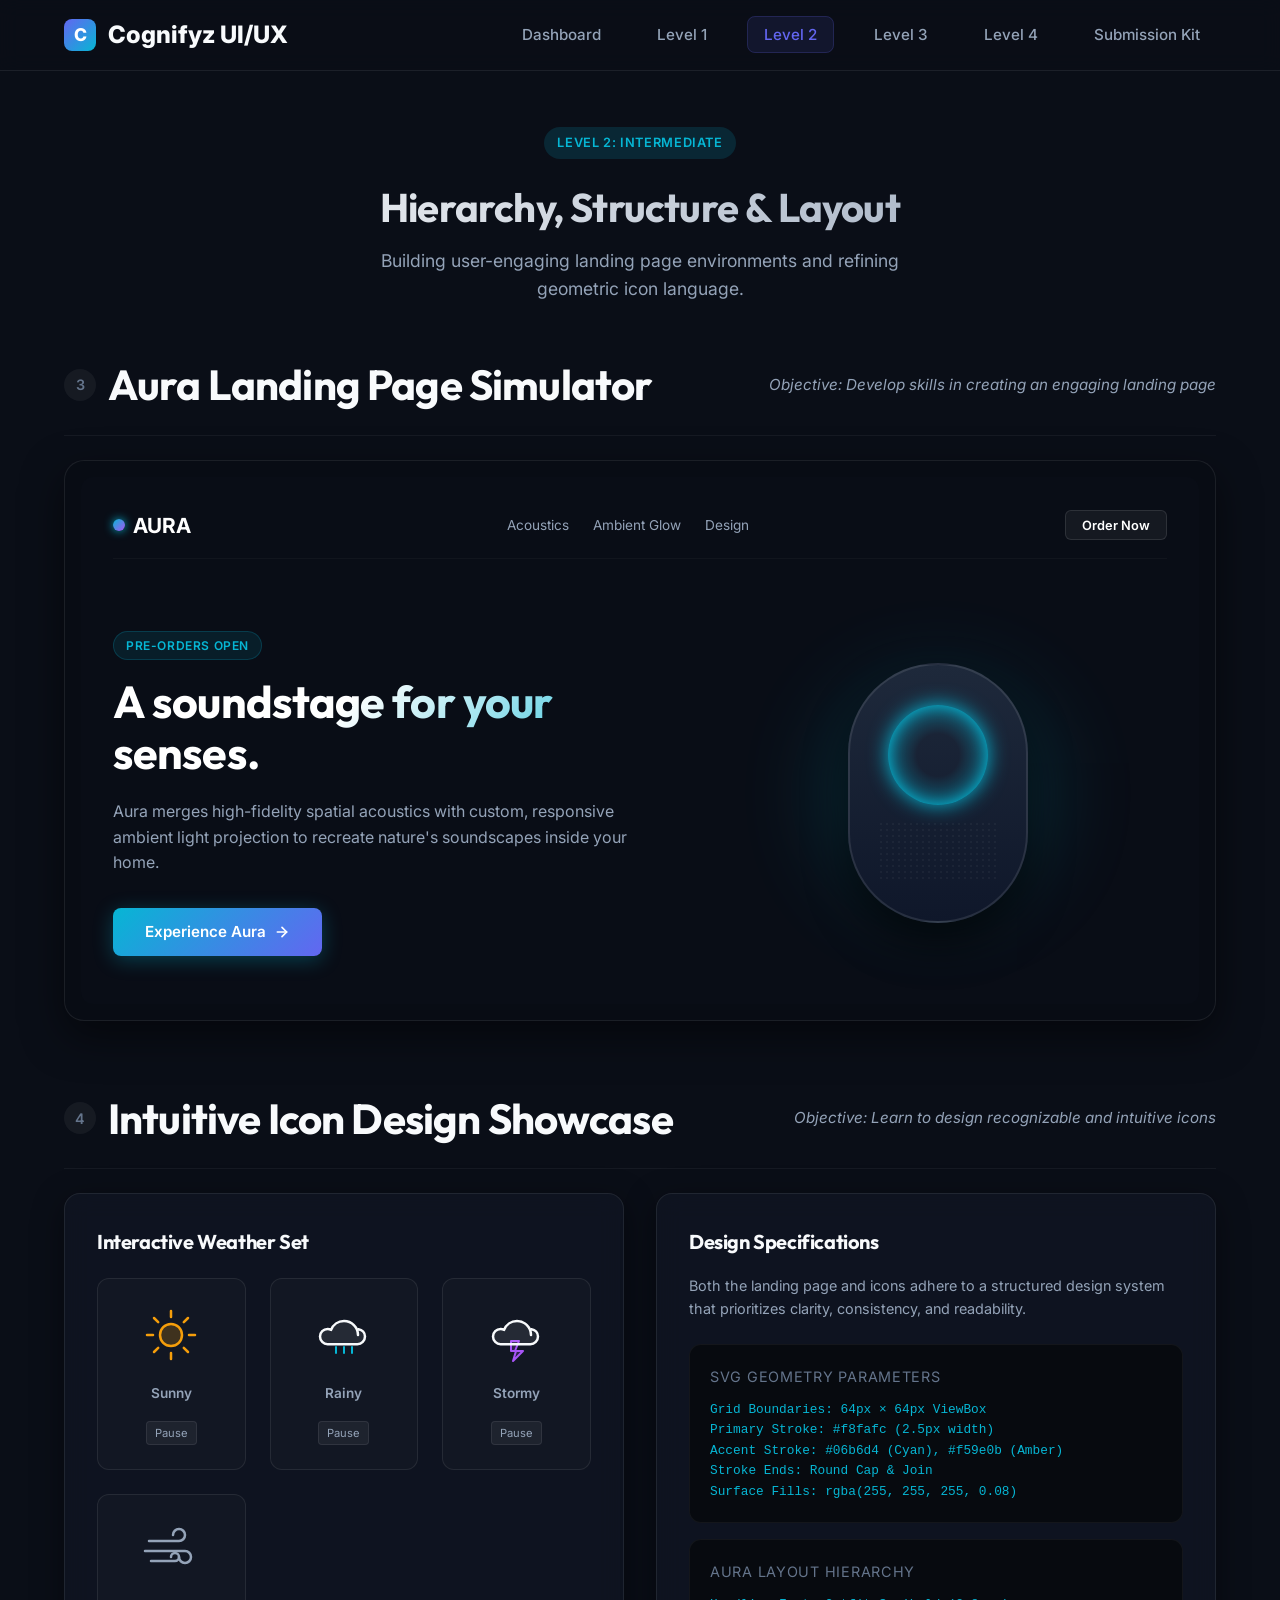
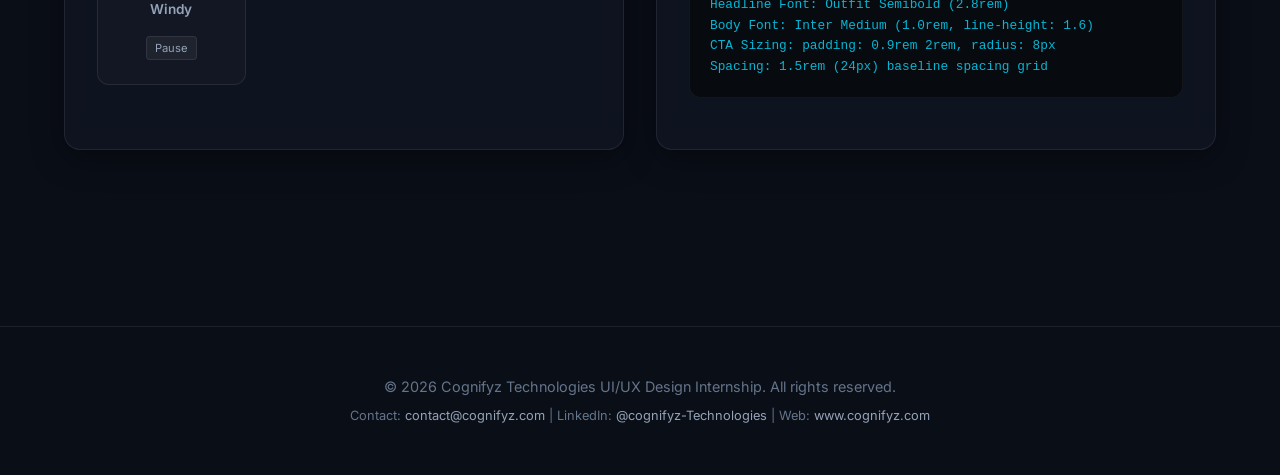
<file: level2.html>
<!DOCTYPE html>
<html lang="en">
<head>
  <meta charset="UTF-8">
  <meta name="viewport" content="width=device-width, initial-scale=1.0">
  <title>Level 2: Intermediate Showcase | Cognifyz Portfolio</title>
  <link rel="stylesheet" href="style.css">
  <style>
    /* Landing Page Showcase Container */
    .landing-showcase-box {
      border: 1px solid var(--glass-border);
      background: #080c14;
      border-radius: 20px;
      padding: 1rem;
      position: relative;
      overflow: hidden;
      box-shadow: 0 15px 40px rgba(0,0,0,0.5);
    }

    /* Aura Product Landing Page Simulation */
    .aura-landing {
      background: #090d16;
      border-radius: 12px;
      overflow: hidden;
      font-family: 'Inter', sans-serif;
      color: #e2e8f0;
      padding: 2rem;
    }

    .aura-nav {
      display: flex;
      justify-content: space-between;
      align-items: center;
      margin-bottom: 3.5rem;
      border-bottom: 1px solid rgba(255, 255, 255, 0.03);
      padding-bottom: 1rem;
    }

    .aura-logo {
      font-family: 'Outfit', sans-serif;
      font-weight: 700;
      font-size: 1.3rem;
      color: #fff;
      display: flex;
      align-items: center;
      gap: 0.5rem;
    }

    .aura-logo-dot {
      width: 12px;
      height: 12px;
      border-radius: 50%;
      background: linear-gradient(135deg, var(--color-cyan), var(--color-purple));
      box-shadow: 0 0 10px var(--color-cyan);
    }

    .aura-links {
      display: flex;
      gap: 1.5rem;
      list-style: none;
    }

    .aura-link {
      font-size: 0.85rem;
      color: #94a3b8;
      text-decoration: none;
      transition: var(--transition-smooth);
    }

    .aura-link:hover {
      color: #fff;
    }

    .aura-btn-small {
      background: rgba(255,255,255,0.05);
      border: 1px solid rgba(255,255,255,0.1);
      color: #fff;
      padding: 0.4rem 1rem;
      border-radius: 6px;
      font-size: 0.8rem;
      font-weight: 600;
      cursor: pointer;
      transition: var(--transition-smooth);
    }

    .aura-btn-small:hover {
      background: #fff;
      color: #090d16;
    }

    /* Hero section */
    .aura-hero {
      display: grid;
      grid-template-columns: 1fr;
      gap: 3rem;
      align-items: center;
      padding: 1rem 0;
    }

    @media (min-width: 768px) {
      .aura-hero {
        grid-template-columns: 1.2fr 1fr;
      }
    }

    .aura-hero-text {
      text-align: left;
    }

    .aura-hero-badge {
      display: inline-block;
      padding: 0.25rem 0.75rem;
      border-radius: 20px;
      background: rgba(6, 182, 212, 0.1);
      border: 1px solid rgba(6, 182, 212, 0.2);
      color: var(--color-cyan);
      font-size: 0.75rem;
      font-weight: 600;
      text-transform: uppercase;
      margin-bottom: 1rem;
      letter-spacing: 0.05em;
    }

    .aura-headline {
      font-size: 2.8rem;
      line-height: 1.15;
      margin-bottom: 1.25rem;
      background: linear-gradient(135deg, #ffffff 40%, #06b6d4 100%);
      -webkit-background-clip: text;
      -webkit-text-fill-color: transparent;
    }

    .aura-description {
      font-size: 1rem;
      color: #94a3b8;
      margin-bottom: 2rem;
      line-height: 1.6;
    }

    .aura-cta-btn {
      background: linear-gradient(135deg, var(--color-cyan), var(--color-indigo));
      color: #fff;
      border: none;
      padding: 0.9rem 2rem;
      font-weight: 600;
      font-size: 0.95rem;
      border-radius: 8px;
      cursor: pointer;
      box-shadow: 0 4px 20px rgba(6, 182, 212, 0.3);
      transition: var(--transition-bounce);
      display: inline-flex;
      align-items: center;
      gap: 0.5rem;
    }

    .aura-cta-btn:hover {
      transform: scale(1.05);
      box-shadow: 0 8px 30px rgba(6, 182, 212, 0.5);
    }

    /* CSS Animated Product Render */
    .aura-product-wrapper {
      display: flex;
      justify-content: center;
      align-items: center;
      position: relative;
    }

    .aura-product-bg-glow {
      position: absolute;
      width: 200px;
      height: 200px;
      border-radius: 50%;
      background: var(--color-cyan);
      filter: blur(50px);
      opacity: 0.25;
      z-index: 1;
      animation: pulse-glow 4s ease-in-out infinite;
    }

    .aura-product-device {
      width: 180px;
      height: 260px;
      background: linear-gradient(to bottom, #1e293b, #0f172a);
      border-radius: 90px;
      border: 2px solid rgba(255, 255, 255, 0.1);
      position: relative;
      z-index: 2;
      box-shadow: 0 20px 40px rgba(0,0,0,0.6);
      overflow: hidden;
      display: flex;
      flex-direction: column;
      align-items: center;
      justify-content: space-between;
      padding: 2.5rem 1rem;
    }

    .aura-device-glow-ring {
      width: 100px;
      height: 100px;
      border-radius: 50%;
      background: radial-gradient(circle, transparent 30%, rgba(6, 182, 212, 0.4) 70%, var(--color-cyan) 100%);
      box-shadow: 0 0 20px var(--color-cyan), inset 0 0 15px var(--color-cyan);
      animation: pulse-glow 3s infinite alternate;
    }

    .aura-device-speaker-grill {
      width: 120px;
      height: 60px;
      background-image: radial-gradient(rgba(255, 255, 255, 0.1) 15%, transparent 20%);
      background-size: 6px 6px;
      opacity: 0.6;
    }

    /* Task 4: Weather Icon Design Grid */
    .icon-design-grid {
      display: grid;
      grid-template-columns: repeat(auto-fit, minmax(130px, 1fr));
      gap: 1.5rem;
      margin-bottom: 2rem;
    }

    .icon-box {
      background: rgba(255,255,255,0.02);
      border: 1px solid var(--glass-border);
      border-radius: 12px;
      padding: 1.5rem;
      display: flex;
      flex-direction: column;
      align-items: center;
      justify-content: center;
      gap: 1rem;
      position: relative;
      transition: var(--transition-smooth);
    }

    .icon-box:hover {
      background: rgba(255, 255, 255, 0.05);
      border-color: rgba(255,255,255,0.15);
      transform: translateY(-2px);
    }

    .icon-name {
      font-size: 0.85rem;
      font-weight: 600;
      color: var(--text-secondary);
    }

    .icon-toggle-btn {
      font-size: 0.7rem;
      background: rgba(255,255,255,0.05);
      border: 1px solid var(--glass-border);
      color: var(--text-secondary);
      padding: 0.25rem 0.5rem;
      border-radius: 4px;
      cursor: pointer;
      transition: var(--transition-smooth);
    }

    .icon-toggle-btn:hover {
      color: #fff;
      background: var(--color-cyan);
      border-color: transparent;
    }

    /* SVG Weather Icon Classes & Keyframe bindings */
    .weather-svg {
      width: 64px;
      height: 64px;
      fill: none;
      stroke-linecap: round;
      stroke-linejoin: round;
    }

    /* SUN: Rotation */
    .icon-sun-rays {
      transform-origin: 32px 32px;
      stroke: var(--color-amber);
      stroke-width: 2.5;
    }
    .animated .icon-sun-rays {
      animation: spin-slow 12s linear infinite;
    }
    .icon-sun-center {
      fill: rgba(245, 158, 11, 0.2);
      stroke: var(--color-amber);
      stroke-width: 2.5;
    }

    /* CLOUD base styling */
    .icon-cloud-body {
      fill: rgba(255, 255, 255, 0.08);
      stroke: var(--text-primary);
      stroke-width: 2.5;
    }

    /* RAIN drops */
    .icon-rain-drop {
      stroke: var(--color-cyan);
      stroke-width: 2;
    }
    .animated .icon-rain-drop-1 {
      animation: rain-fall 1.5s ease-in-out infinite;
    }
    .animated .icon-rain-drop-2 {
      animation: rain-fall 1.5s ease-in-out infinite 0.5s;
    }
    .animated .icon-rain-drop-3 {
      animation: rain-fall 1.5s ease-in-out infinite 1s;
    }

    /* STORM bolt */
    .icon-lightning-bolt {
      stroke: var(--color-purple);
      fill: rgba(168, 85, 247, 0.2);
      stroke-width: 2;
    }
    .animated .icon-lightning-bolt {
      animation: lightning-flash 2.5s ease-in-out infinite;
    }

    /* WIND lines */
    .icon-wind-line {
      stroke: var(--text-secondary);
      stroke-width: 2.5;
    }
    .animated .icon-wind-line-1 {
      animation: wind-blow 2s ease-in-out infinite;
    }
    .animated .icon-wind-line-2 {
      animation: wind-blow 2s ease-in-out infinite 0.4s;
    }
    .animated .icon-wind-line-3 {
      animation: wind-blow 2s ease-in-out infinite 0.8s;
    }
  </style>
</head>
<body>

  <!-- Navigation Header -->
  <header class="portfolio-header">
    <div class="nav-container">
      <a href="index.html" class="logo-link">
        <div class="logo-icon">C</div>
        <span>Cognifyz UI/UX</span>
      </a>
      <ul class="nav-menu">
        <li><a href="index.html" class="nav-link">Dashboard</a></li>
        <li><a href="level1.html" class="nav-link">Level 1</a></li>
        <li><a href="level2.html" class="nav-link active">Level 2</a></li>
        <li><a href="level3.html" class="nav-link">Level 3</a></li>
        <li><a href="level4.html" class="nav-link">Level 4</a></li>
        <li><a href="submission_kit.html" class="nav-link">Submission Kit</a></li>
      </ul>
    </div>
  </header>

  <!-- Container -->
  <main class="container">

    <!-- Page Intro Header -->
    <div class="page-intro">
      <span class="badge badge-intermediate">Level 2: Intermediate</span>
      <h1 class="page-title">Hierarchy, Structure & Layout</h1>
      <p class="page-subtitle">
        Building user-engaging landing page environments and refining geometric icon language.
      </p>
    </div>

    <!-- TASK 3: CREATE A LANDING PAGE -->
    <section class="task-section">
      <div class="task-header">
        <div class="task-title">
          <span class="task-number">3</span>
          <h2>Aura Landing Page Simulator</h2>
        </div>
        <span class="task-objective">Objective: Develop skills in creating an engaging landing page</span>
      </div>

      <div class="task-content">
        <div class="landing-showcase-box">
          <div class="aura-landing">
            
            <!-- Navbar -->
            <nav class="aura-nav">
              <div class="aura-logo">
                <div class="aura-logo-dot"></div>
                <span>AURA</span>
              </div>
              <ul class="aura-links">
                <li><a href="#" class="aura-link" onclick="event.preventDefault()">Acoustics</a></li>
                <li><a href="#" class="aura-link" onclick="event.preventDefault()">Ambient Glow</a></li>
                <li><a href="#" class="aura-link" onclick="event.preventDefault()">Design</a></li>
              </ul>
              <button class="aura-btn-small" onclick="alert('Proceeding to checkout!')">Order Now</button>
            </nav>

            <!-- Hero Body -->
            <div class="aura-hero">
              
              <!-- Hero Text -->
              <div class="aura-hero-text">
                <span class="aura-hero-badge">Pre-orders open</span>
                <h2 class="aura-headline">A soundstage for your senses.</h2>
                <p class="aura-description">
                  Aura merges high-fidelity spatial acoustics with custom, responsive ambient light projection to recreate nature's soundscapes inside your home.
                </p>
                <button class="aura-cta-btn" onclick="triggerCTA()">
                  <span>Experience Aura</span>
                  <svg width="16" height="16" viewBox="0 0 24 24" fill="none" stroke="currentColor" stroke-width="2.5" stroke-linecap="round" stroke-linejoin="round"><line x1="5" y1="12" x2="19" y2="12"></line><polyline points="12 5 19 12 12 19"></polyline></svg>
                </button>
              </div>

              <!-- Product Render -->
              <div class="aura-product-wrapper">
                <div class="aura-product-bg-glow"></div>
                <div class="aura-product-device">
                  <div class="aura-device-glow-ring"></div>
                  <div class="aura-device-speaker-grill"></div>
                </div>
              </div>

            </div>

          </div>
        </div>
      </div>
    </section>

    <!-- TASK 4: ICON DESIGN -->
    <section class="task-section">
      <div class="task-header">
        <div class="task-title">
          <span class="task-number">4</span>
          <h2>Intuitive Icon Design Showcase</h2>
        </div>
        <span class="task-objective">Objective: Learn to design recognizable and intuitive icons</span>
      </div>

      <div class="task-content task-content-split">
        
        <!-- ICON GRID RENDERING -->
        <div class="glass-card" style="padding: 2rem;">
          <h3 style="margin-bottom: 1.25rem; font-size: 1.25rem;">Interactive Weather Set</h3>
          
          <div class="icon-design-grid">
            
            <!-- SUNNY -->
            <div class="icon-box">
              <svg class="weather-svg animated" id="icon-sunny" viewBox="0 0 64 64">
                <!-- Outer rays -->
                <g class="icon-sun-rays">
                  <line x1="32" y1="8" x2="32" y2="14" />
                  <line x1="32" y1="50" x2="32" y2="56" />
                  <line x1="8" y1="32" x2="14" y2="32" />
                  <line x1="50" y1="32" x2="56" y2="32" />
                  <line x1="15" y1="15" x2="19.2" y2="19.2" />
                  <line x1="44.8" y1="44.8" x2="49" y2="49" />
                  <line x1="49.0" y1="15" x2="44.8" y2="19.2" />
                  <line x1="19.2" y1="44.8" x2="15" y2="49" />
                </g>
                <!-- Central Sphere -->
                <circle class="icon-sun-center" cx="32" cy="32" r="11" />
              </svg>
              <span class="icon-name">Sunny</span>
              <button class="icon-toggle-btn" onclick="toggleAnim('icon-sunny', this)">Pause</button>
            </div>

            <!-- RAINY -->
            <div class="icon-box">
              <svg class="weather-svg animated" id="icon-rainy" viewBox="0 0 64 64">
                <!-- Rain drops -->
                <line class="icon-rain-drop icon-rain-drop-1" x1="24" y1="44" x2="24" y2="50" />
                <line class="icon-rain-drop icon-rain-drop-2" x1="32" y1="44" x2="32" y2="50" />
                <line class="icon-rain-drop icon-rain-drop-3" x1="40" y1="44" x2="40" y2="50" />
                <!-- Cloud -->
                <path class="icon-cloud-body" d="M46,32 C46,24.3 39.7,18 32,18 C26.1,18 21.1,21.7 19.1,26.9 C18.1,26.3 16.9,26 15.6,26 C11.4,26 8,29.4 8,33.6 C8,37.8 11.4,41.2 15.6,41.2 L45.4,41.2 C49.6,41.2 53,37.8 53,33.6 C53,29.8 50.2,26.7 46.5,26.2" />
              </svg>
              <span class="icon-name">Rainy</span>
              <button class="icon-toggle-btn" onclick="toggleAnim('icon-rainy', this)">Pause</button>
            </div>

            <!-- STORMY -->
            <div class="icon-box">
              <svg class="weather-svg animated" id="icon-stormy" viewBox="0 0 64 64">
                <!-- Lightning Bolt -->
                <polygon class="icon-lightning-bolt" points="26,38 34,38 30,48 38,48 28,58 31,48 26,48" />
                <!-- Cloud -->
                <path class="icon-cloud-body" d="M46,32 C46,24.3 39.7,18 32,18 C26.1,18 21.1,21.7 19.1,26.9 C18.1,26.3 16.9,26 15.6,26 C11.4,26 8,29.4 8,33.6 C8,37.8 11.4,41.2 15.6,41.2 L45.4,41.2 C49.6,41.2 53,37.8 53,33.6 C53,29.8 50.2,26.7 46.5,26.2" />
              </svg>
              <span class="icon-name">Stormy</span>
              <button class="icon-toggle-btn" onclick="toggleAnim('icon-stormy', this)">Pause</button>
            </div>

            <!-- WINDY -->
            <div class="icon-box">
              <svg class="weather-svg animated" id="icon-windy" viewBox="0 0 64 64">
                <!-- Wind lines -->
                <path class="icon-wind-line icon-wind-line-1" d="M10,22 L40,22 A6,6 0 1,0 34,16" />
                <path class="icon-wind-line icon-wind-line-2" d="M6,32 L46,32 A6,6 0 1,1 40,38" />
                <path class="icon-wind-line icon-wind-line-3" d="M12,42 L36,42 A4,4 0 1,0 32,38" />
              </svg>
              <span class="icon-name">Windy</span>
              <button class="icon-toggle-btn" onclick="toggleAnim('icon-windy', this)">Pause</button>
            </div>

          </div>
        </div>

        <!-- SPECIFICATIONS DRAWER -->
        <div class="glass-card" style="padding: 2rem;">
          <h3 style="margin-bottom: 1rem; font-size: 1.25rem;">Design Specifications</h3>
          <p style="color: var(--text-secondary); font-size: 0.9rem; margin-bottom: 1.5rem;">
            Both the landing page and icons adhere to a structured design system that prioritizes clarity, consistency, and readability.
          </p>

          <div class="spec-box" style="margin-bottom: 1rem;">
            <div class="spec-title">SVG Geometry Parameters</div>
            <pre class="spec-code" style="font-size: 0.8rem;">Grid Boundaries: 64px × 64px ViewBox
Primary Stroke: #f8fafc (2.5px width)
Accent Stroke: #06b6d4 (Cyan), #f59e0b (Amber)
Stroke Ends: Round Cap & Join
Surface Fills: rgba(255, 255, 255, 0.08)</pre>
          </div>

          <div class="spec-box">
            <div class="spec-title">Aura Layout Hierarchy</div>
            <pre class="spec-code" style="font-size: 0.8rem;">Headline Font: Outfit Semibold (2.8rem)
Body Font: Inter Medium (1.0rem, line-height: 1.6)
CTA Sizing: padding: 0.9rem 2rem, radius: 8px
Spacing: 1.5rem (24px) baseline spacing grid</pre>
          </div>
        </div>

      </div>
    </section>

  </main>

  <!-- Footer -->
  <footer class="portfolio-footer">
    <p>© 2026 Cognifyz Technologies UI/UX Design Internship. All rights reserved.</p>
    <p style="margin-top: 0.5rem; font-size: 0.8rem; color: var(--text-muted);">
      Contact: <a href="mailto:contact@cognifyz.com">contact@cognifyz.com</a> | 
      LinkedIn: <a href="https://linkedin.com/company/cognifyz-technologies" target="_blank">@cognifyz-Technologies</a> | 
      Web: <a href="https://www.cognifyz.com" target="_blank">www.cognifyz.com</a>
    </p>
  </footer>

  <script>
    function triggerCTA() {
      alert("Welcome to the Aura Experience! Pre-order successful.");
    }

    function toggleAnim(svgId, btn) {
      const svgObj = document.getElementById(svgId);
      if (svgObj.classList.contains('animated')) {
        svgObj.classList.remove('animated');
        btn.innerText = 'Play';
        btn.style.background = 'rgba(255,255,255,0.02)';
        btn.style.color = 'var(--text-secondary)';
      } else {
        svgObj.classList.add('animated');
        btn.innerText = 'Pause';
        btn.style.background = 'var(--color-cyan)';
        btn.style.color = '#fff';
      }
    }
  </script>

</body>
</html>
</file>
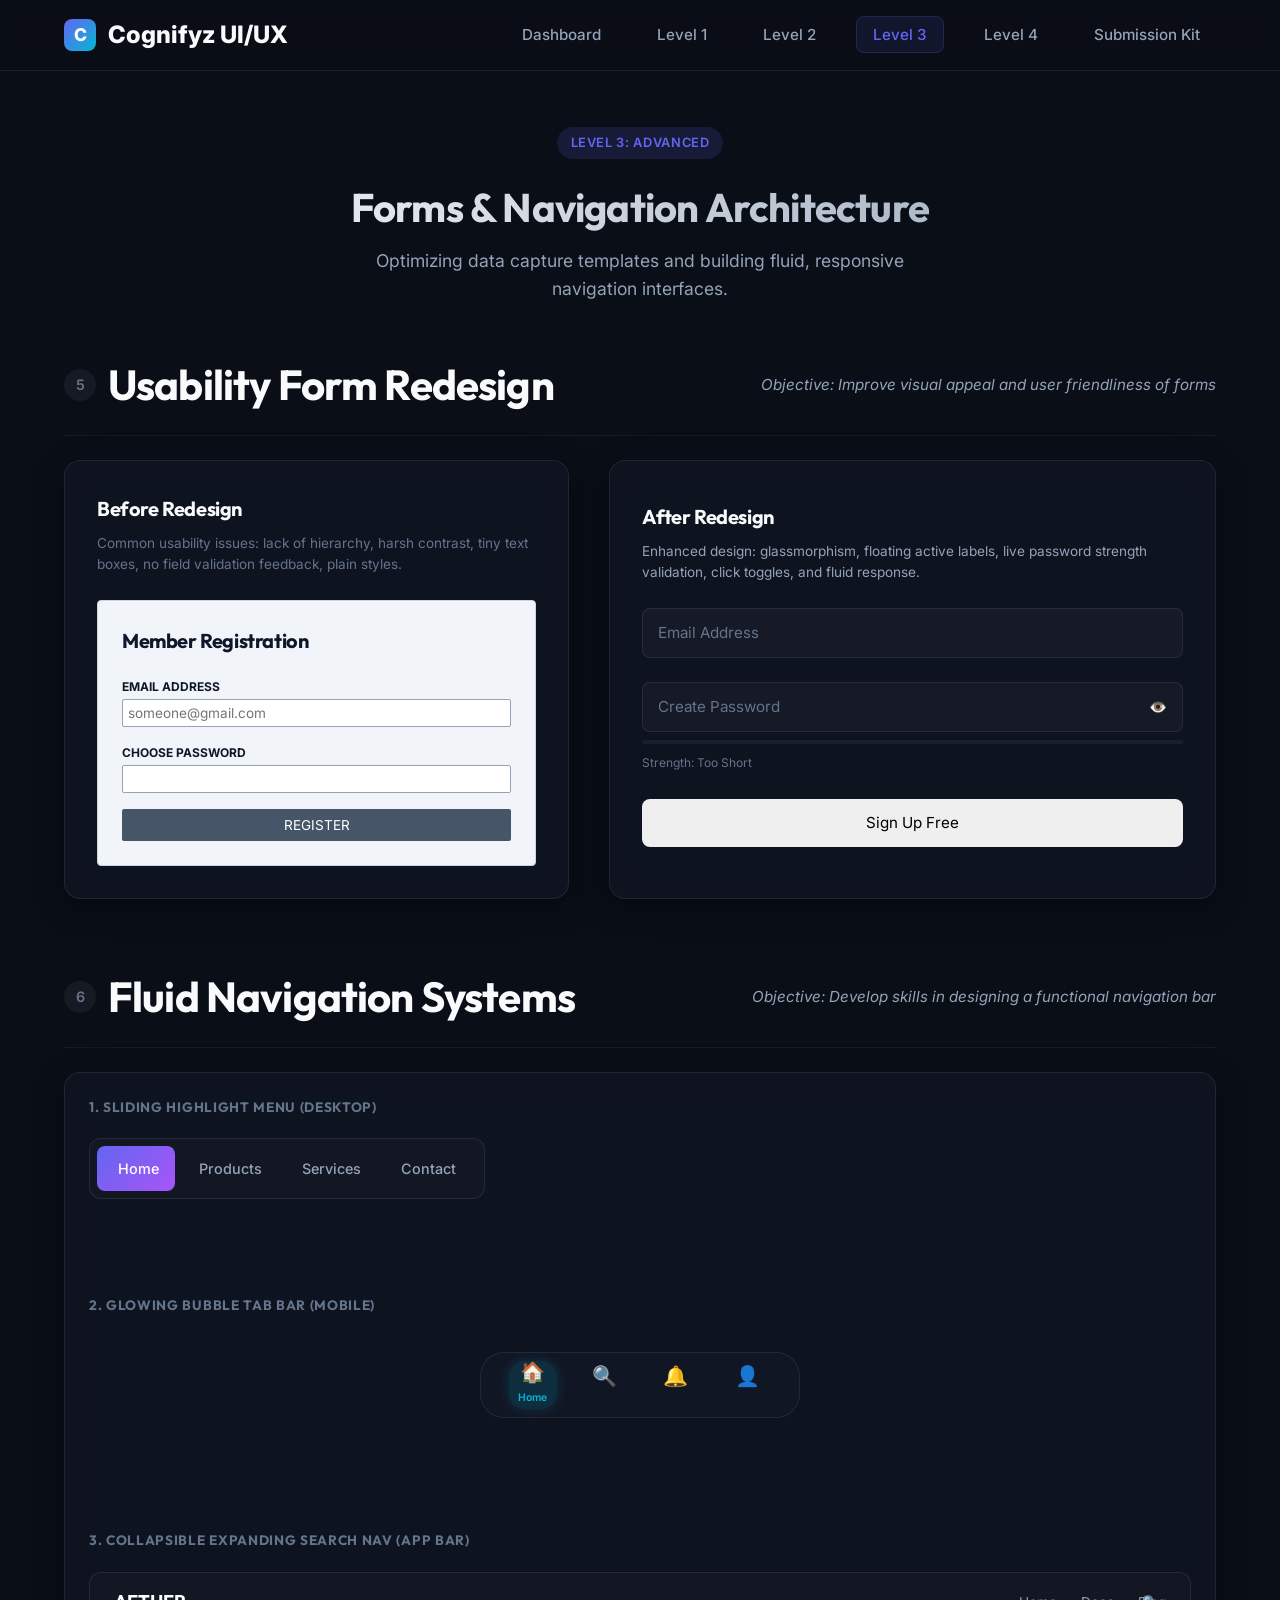
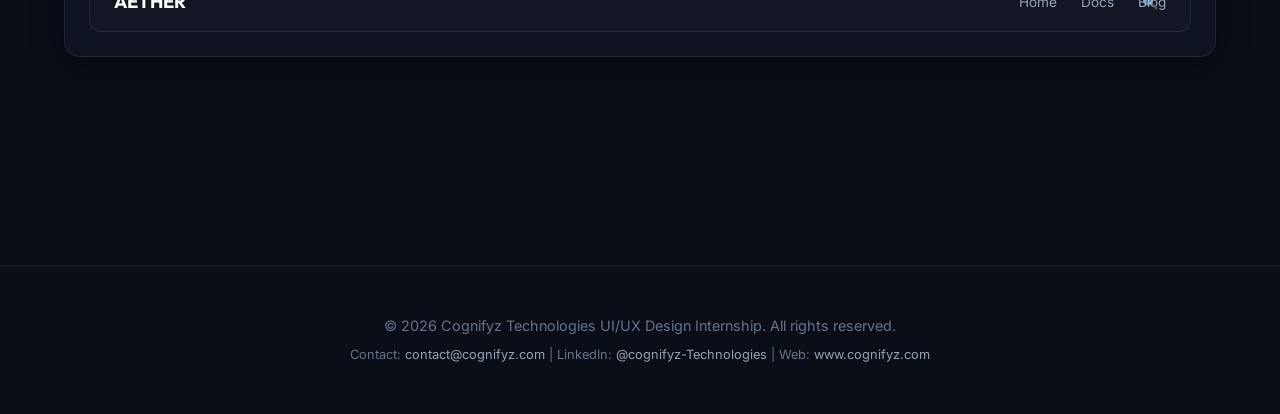
<file: level3.html>
<!DOCTYPE html>
<html lang="en">
<head>
  <meta charset="UTF-8">
  <meta name="viewport" content="width=device-width, initial-scale=1.0">
  <title>Level 3: Advanced Showcase | Cognifyz Portfolio</title>
  <link rel="stylesheet" href="style.css">
  <style>
    /* Task 5: Form Enhancer styling */
    .form-comparison-grid {
      display: grid;
      grid-template-columns: 1fr;
      gap: 2.5rem;
      margin-bottom: 2rem;
    }

    @media (min-width: 900px) {
      .form-comparison-grid {
        grid-template-columns: 1fr 1.2fr;
      }
    }

    /* Before Form: intentionally ugly and hard to use */
    .bad-form-card {
      background: #f1f5f9;
      color: #0f172a;
      border: 1px solid #cbd5e1;
      border-radius: 4px;
      padding: 1.5rem;
      text-align: left;
    }

    .bad-form-title {
      font-size: 1.25rem;
      color: #0f172a;
      margin-bottom: 1.25rem;
      font-weight: 700;
    }

    .bad-form-group {
      margin-bottom: 1rem;
    }

    .bad-form-label {
      display: block;
      font-size: 0.75rem;
      font-weight: bold;
      margin-bottom: 3px;
    }

    .bad-form-input {
      width: 100%;
      padding: 5px;
      border: 1px solid #94a3b8;
      border-radius: 2px;
      font-size: 0.85rem;
      outline: none;
    }

    .bad-form-btn {
      background: #475569;
      color: #fff;
      border: none;
      padding: 8px 12px;
      border-radius: 2px;
      cursor: pointer;
      font-size: 0.85rem;
      width: 100%;
    }

    /* Enhanced Form: Glassmorphic and super accessible */
    .good-form-card {
      padding: 2.5rem 2rem;
      position: relative;
    }

    .good-form-title {
      font-size: 1.5rem;
      margin-bottom: 1.5rem;
      background: linear-gradient(135deg, #fff 50%, var(--text-secondary) 100%);
      -webkit-background-clip: text;
      -webkit-text-fill-color: transparent;
    }

    .input-field-group {
      position: relative;
      margin-bottom: 1.5rem;
    }

    .good-input {
      width: 100%;
      padding: 0.9rem 1rem;
      background: rgba(255,255,255,0.03);
      border: 1px solid var(--glass-border);
      border-radius: 8px;
      color: #fff;
      font-size: 0.95rem;
      outline: none;
      transition: var(--transition-smooth);
    }

    .good-input:focus {
      border-color: var(--color-indigo);
      box-shadow: 0 0 10px rgba(99,102,241,0.25);
      background: rgba(255,255,255,0.06);
    }

    /* Floating Labels styling */
    .floating-label {
      position: absolute;
      left: 1rem;
      top: 50%;
      transform: translateY(-50%);
      color: var(--text-muted);
      font-size: 0.95rem;
      pointer-events: none;
      transition: var(--transition-smooth);
    }

    .good-input:focus ~ .floating-label,
    .good-input:not(:placeholder-shown) ~ .floating-label {
      top: -8px;
      left: 0.5rem;
      font-size: 0.75rem;
      color: var(--color-indigo);
      background: var(--bg-secondary);
      padding: 0 0.35rem;
      border-radius: 4px;
    }

    /* Password strength feedback */
    .strength-wrapper {
      margin-top: -1rem;
      margin-bottom: 1.5rem;
    }

    .strength-bar-bg {
      height: 4px;
      background: rgba(255,255,255,0.05);
      border-radius: 2px;
      overflow: hidden;
      margin-bottom: 0.35rem;
    }

    .strength-bar {
      width: 0%;
      height: 100%;
      background: var(--color-pink);
      transition: var(--transition-smooth);
    }

    .strength-text {
      font-size: 0.75rem;
      color: var(--text-muted);
    }

    /* Eye toggle icon */
    .toggle-pass-btn {
      position: absolute;
      right: 1rem;
      top: 50%;
      transform: translateY(-50%);
      background: transparent;
      border: none;
      color: var(--text-muted);
      cursor: pointer;
      font-size: 0.9rem;
      outline: none;
    }

    .toggle-pass-btn:hover {
      color: #fff;
    }

    /* Task 6: Navigation Showcases */
    .nav-showcase-box {
      display: flex;
      flex-direction: column;
      gap: 3rem;
      margin-bottom: 2rem;
    }

    .nav-demo-wrapper {
      padding: 1.5rem;
      position: relative;
    }

    .nav-demo-title {
      font-size: 0.85rem;
      color: var(--text-muted);
      text-transform: uppercase;
      letter-spacing: 0.05em;
      margin-bottom: 1.25rem;
    }

    /* Navigation Option 1: Sliding Underline Nav */
    .sliding-nav {
      display: flex;
      background: rgba(255, 255, 255, 0.02);
      border: 1px solid var(--glass-border);
      padding: 0.5rem;
      border-radius: 12px;
      position: relative;
      list-style: none;
      width: max-content;
      max-width: 100%;
    }

    .sliding-nav-item {
      padding: 0.6rem 1.25rem;
      color: var(--text-secondary);
      text-decoration: none;
      font-weight: 500;
      font-size: 0.9rem;
      cursor: pointer;
      position: relative;
      z-index: 2;
      transition: var(--transition-smooth);
    }

    .sliding-nav-item.active {
      color: #fff;
    }

    .sliding-underline {
      position: absolute;
      height: calc(100% - 1rem);
      background: linear-gradient(135deg, var(--color-indigo), var(--color-purple));
      border-radius: 8px;
      z-index: 1;
      transition: all 0.35s cubic-bezier(0.25, 1, 0.5, 1);
      top: 0.5rem;
      left: 0.5rem;
      width: 0;
    }

    /* Navigation Option 2: Mobile Bubble Bottom Bar */
    .mobile-bubble-bar-container {
      display: flex;
      justify-content: center;
      padding: 1rem 0;
    }

    .bubble-bar {
      display: flex;
      justify-content: space-around;
      align-items: center;
      background: rgba(18, 24, 38, 0.9);
      border: 1px solid var(--glass-border);
      border-radius: 24px;
      padding: 0.5rem 1rem;
      width: 320px;
      position: relative;
    }

    .bubble-item {
      display: flex;
      flex-direction: column;
      align-items: center;
      justify-content: center;
      width: 48px;
      height: 48px;
      color: var(--text-muted);
      cursor: pointer;
      position: relative;
      z-index: 2;
      transition: var(--transition-bounce);
    }

    .bubble-item.active {
      color: var(--color-cyan);
      transform: translateY(-4px);
    }

    .bubble-icon {
      font-size: 1.25rem;
    }

    .bubble-label {
      font-size: 0.65rem;
      font-weight: 600;
      margin-top: 2px;
      opacity: 0;
      transition: var(--transition-smooth);
    }

    .bubble-item.active .bubble-label {
      opacity: 1;
    }

    .bubble-indicator {
      position: absolute;
      width: 48px;
      height: 48px;
      background: rgba(6, 182, 212, 0.15);
      border-radius: 16px;
      z-index: 1;
      transition: transform 0.4s cubic-bezier(0.175, 0.885, 0.32, 1.2);
      box-shadow: 0 0 12px rgba(6, 182, 212, 0.2);
      top: 0.5rem;
      left: 1rem;
    }

    /* Navigation Option 3: Expanding Search Bar Header */
    .expanding-nav-bar {
      display: flex;
      justify-content: space-between;
      align-items: center;
      background: rgba(255, 255, 255, 0.02);
      border: 1px solid var(--glass-border);
      border-radius: 12px;
      padding: 0.75rem 1.5rem;
      position: relative;
      height: 60px;
      overflow: hidden;
    }

    .exp-logo {
      font-family: 'Outfit', sans-serif;
      font-weight: 700;
      font-size: 1.15rem;
      color: #fff;
      transition: var(--transition-smooth);
    }

    .exp-links-box {
      display: flex;
      gap: 1.5rem;
      list-style: none;
      transition: var(--transition-smooth);
    }

    .exp-link {
      font-size: 0.85rem;
      color: var(--text-secondary);
      text-decoration: none;
      transition: var(--transition-smooth);
    }

    .exp-search-form {
      position: absolute;
      right: 1.5rem;
      display: flex;
      align-items: center;
      background: transparent;
      border: 1px solid transparent;
      border-radius: 8px;
      transition: var(--transition-smooth);
      width: 32px;
      height: 32px;
      justify-content: center;
    }

    .exp-search-input {
      width: 0;
      background: transparent;
      border: none;
      color: #fff;
      font-size: 0.85rem;
      outline: none;
      transition: var(--transition-smooth);
    }

    .exp-search-btn {
      background: transparent;
      border: none;
      color: var(--text-secondary);
      cursor: pointer;
      width: 30px;
      height: 30px;
      display: flex;
      align-items: center;
      justify-content: center;
      outline: none;
    }

    /* Active state for expanding search form */
    .exp-search-form.expanded {
      background: rgba(0,0,0,0.4);
      border-color: var(--glass-border);
      width: calc(100% - 3rem);
      left: 1.5rem;
      padding: 0 0.5rem;
    }

    .exp-search-form.expanded .exp-search-input {
      width: 100%;
      padding-left: 0.5rem;
    }

    .exp-search-form.expanded ~ .exp-links-box,
    .exp-search-form.expanded ~ .exp-logo {
      opacity: 0;
      pointer-events: none;
    }
  </style>
</head>
<body>

  <!-- Navigation Header -->
  <header class="portfolio-header">
    <div class="nav-container">
      <a href="index.html" class="logo-link">
        <div class="logo-icon">C</div>
        <span>Cognifyz UI/UX</span>
      </a>
      <ul class="nav-menu">
        <li><a href="index.html" class="nav-link">Dashboard</a></li>
        <li><a href="level1.html" class="nav-link">Level 1</a></li>
        <li><a href="level2.html" class="nav-link">Level 2</a></li>
        <li><a href="level3.html" class="nav-link active">Level 3</a></li>
        <li><a href="level4.html" class="nav-link">Level 4</a></li>
        <li><a href="submission_kit.html" class="nav-link">Submission Kit</a></li>
      </ul>
    </div>
  </header>

  <!-- Container -->
  <main class="container">

    <!-- Page Intro Header -->
    <div class="page-intro">
      <span class="badge badge-advanced">Level 3: Advanced</span>
      <h1 class="page-title">Forms & Navigation Architecture</h1>
      <p class="page-subtitle">
        Optimizing data capture templates and building fluid, responsive navigation interfaces.
      </p>
    </div>

    <!-- TASK 5: ENHANCE A FORM -->
    <section class="task-section">
      <div class="task-header">
        <div class="task-title">
          <span class="task-number">5</span>
          <h2>Usability Form Redesign</h2>
        </div>
        <span class="task-objective">Objective: Improve visual appeal and user friendliness of forms</span>
      </div>

      <div class="task-content form-comparison-grid">
        
        <!-- BAD FORM (BEFORE) -->
        <div class="glass-card" style="padding: 2rem;">
          <h3 style="margin-bottom: 0.5rem; font-size: 1.25rem;">Before Redesign</h3>
          <p style="color: var(--text-muted); font-size: 0.85rem; margin-bottom: 1.5rem;">
            Common usability issues: lack of hierarchy, harsh contrast, tiny text boxes, no field validation feedback, plain styles.
          </p>

          <div class="bad-form-card">
            <h4 class="bad-form-title">Member Registration</h4>
            <div class="bad-form-group">
              <label class="bad-form-label">EMAIL ADDRESS</label>
              <input type="text" class="bad-form-input" placeholder="someone@gmail.com">
            </div>
            <div class="bad-form-group">
              <label class="bad-form-label">CHOOSE PASSWORD</label>
              <input type="password" class="bad-form-input">
            </div>
            <button class="bad-form-btn" onclick="alert('Raw submission completed.')">REGISTER</button>
          </div>
        </div>

        <!-- GOOD FORM (AFTER) -->
        <div class="glass-card good-form-card">
          <h3 style="margin-bottom: 0.5rem; font-size: 1.25rem;">After Redesign</h3>
          <p style="color: var(--text-secondary); font-size: 0.85rem; margin-bottom: 1.5rem;">
            Enhanced design: glassmorphism, floating active labels, live password strength validation, click toggles, and fluid response.
          </p>

          <form id="enhancedForm" onsubmit="submitForm(event)">
            
            <!-- Email -->
            <div class="input-field-group">
              <input type="email" id="userEmail" class="good-input" placeholder=" " required>
              <label for="userEmail" class="floating-label">Email Address</label>
            </div>

            <!-- Password -->
            <div class="input-field-group">
              <input type="password" id="userPassword" class="good-input" placeholder=" " oninput="checkStrength(this.value)" required>
              <label for="userPassword" class="floating-label">Create Password</label>
              <button type="button" class="toggle-pass-btn" onclick="togglePassVisibility()">👁️</button>
            </div>

            <!-- Password Strength meter -->
            <div class="strength-wrapper">
              <div class="strength-bar-bg">
                <div class="strength-bar" id="strengthBar"></div>
              </div>
              <span class="strength-text" id="strengthText">Strength: Too Short</span>
            </div>

            <!-- Submit button -->
            <button type="submit" class="btn-solid" style="width:100%; border:none; padding: 0.9rem; font-size: 0.95rem; border-radius: 8px; cursor: pointer; display: flex; align-items: center; justify-content: center; gap: 0.5rem;" id="submitBtn">
              <span id="btnText">Sign Up Free</span>
            </button>

          </form>
        </div>

      </div>
    </section>

    <!-- TASK 6: NAVIGATION BAR DESIGN -->
    <section class="task-section">
      <div class="task-header">
        <div class="task-title">
          <span class="task-number">6</span>
          <h2>Fluid Navigation Systems</h2>
        </div>
        <span class="task-objective">Objective: Develop skills in designing a functional navigation bar</span>
      </div>

      <div class="task-content">
        <div class="glass-card nav-showcase-box">
          
          <!-- DEMO 1: SLIDING UNDERLINE NAV -->
          <div class="nav-demo-wrapper">
            <h4 class="nav-demo-title">1. Sliding Highlight Menu (Desktop)</h4>
            <div style="position:relative;">
              <div class="sliding-underline" id="underlineIndicator"></div>
              <div class="sliding-nav" id="slidingNav">
                <span class="sliding-nav-item active" onclick="activateSlidingItem(this, 0)">Home</span>
                <span class="sliding-nav-item" onclick="activateSlidingItem(this, 1)">Products</span>
                <span class="sliding-nav-item" onclick="activateSlidingItem(this, 2)">Services</span>
                <span class="sliding-nav-item" onclick="activateSlidingItem(this, 3)">Contact</span>
              </div>
            </div>
          </div>

          <!-- DEMO 2: MOBILE BUBBLE NAV BAR -->
          <div class="nav-demo-wrapper">
            <h4 class="nav-demo-title">2. Glowing Bubble Tab Bar (Mobile)</h4>
            <div class="mobile-bubble-bar-container">
              <div class="bubble-bar" id="bubbleBar">
                <div class="bubble-indicator" id="bubbleIndicator"></div>
                
                <div class="bubble-item active" onclick="activateBubbleItem(this, 0)">
                  <span class="bubble-icon">🏠</span>
                  <span class="bubble-label">Home</span>
                </div>
                <div class="bubble-item" onclick="activateBubbleItem(this, 1)">
                  <span class="bubble-icon">🔍</span>
                  <span class="bubble-label">Explore</span>
                </div>
                <div class="bubble-item" onclick="activateBubbleItem(this, 2)">
                  <span class="bubble-icon">🔔</span>
                  <span class="bubble-label">Alerts</span>
                </div>
                <div class="bubble-item" onclick="activateBubbleItem(this, 3)">
                  <span class="bubble-icon">👤</span>
                  <span class="bubble-label">Profile</span>
                </div>
              </div>
            </div>
          </div>

          <!-- DEMO 3: COLLAPSIBLE EXPANDING SEARCH NAV -->
          <div class="nav-demo-wrapper">
            <h4 class="nav-demo-title">3. Collapsible Expanding Search Nav (App Bar)</h4>
            <div class="expanding-nav-bar">
              <div class="exp-logo" id="expLogo">AETHER</div>
              
              <ul class="exp-links-box" id="expLinks">
                <li><a href="#" class="exp-link" onclick="event.preventDefault()">Home</a></li>
                <li><a href="#" class="exp-link" onclick="event.preventDefault()">Docs</a></li>
                <li><a href="#" class="exp-link" onclick="event.preventDefault()">Blog</a></li>
              </ul>

              <!-- Form wrapper -->
              <div class="exp-search-form" id="searchForm">
                <input type="text" class="exp-search-input" id="searchInput" placeholder="Search database elements...">
                <button type="button" class="exp-search-btn" onclick="toggleSearch()" id="searchBtn">
                  🔍
                </button>
              </div>
            </div>
          </div>

        </div>
      </div>
    </section>

  </main>

  <!-- Footer -->
  <footer class="portfolio-footer">
    <p>© 2026 Cognifyz Technologies UI/UX Design Internship. All rights reserved.</p>
    <p style="margin-top: 0.5rem; font-size: 0.8rem; color: var(--text-muted);">
      Contact: <a href="mailto:contact@cognifyz.com">contact@cognifyz.com</a> | 
      LinkedIn: <a href="https://linkedin.com/company/cognifyz-technologies" target="_blank">@cognifyz-Technologies</a> | 
      Web: <a href="https://www.cognifyz.com" target="_blank">www.cognifyz.com</a>
    </p>
  </footer>

  <script>
    /* Task 5: Password Strength validation Logic */
    function checkStrength(password) {
      const bar = document.getElementById('strengthBar');
      const text = document.getElementById('strengthText');
      
      if (password.length === 0) {
        bar.style.width = '0%';
        text.innerText = 'Strength: Too Short';
        text.style.color = 'var(--text-muted)';
        return;
      }
      
      let score = 0;
      if (password.length >= 8) score++;
      if (/[A-Z]/.test(password)) score++;
      if (/[0-9]/.test(password)) score++;
      if (/[^A-Za-z0-9]/.test(password)) score++;
      
      if (score <= 1) {
        bar.style.width = '25%';
        bar.style.backgroundColor = 'var(--color-pink)';
        text.innerText = 'Strength: Weak';
        text.style.color = 'var(--color-pink)';
      } else if (score === 2 || score === 3) {
        bar.style.width = '60%';
        bar.style.backgroundColor = 'var(--color-amber)';
        text.innerText = 'Strength: Medium';
        text.style.color = 'var(--color-amber)';
      } else {
        bar.style.width = '100%';
        bar.style.backgroundColor = 'var(--color-emerald)';
        text.innerText = 'Strength: Strong (Secure)';
        text.style.color = 'var(--color-emerald)';
      }
    }

    function togglePassVisibility() {
      const input = document.getElementById('userPassword');
      if (input.type === 'password') {
        input.type = 'text';
      } else {
        input.type = 'password';
      }
    }

    function submitForm(e) {
      e.preventDefault();
      const btn = document.getElementById('submitBtn');
      const text = document.getElementById('btnText');
      
      // Simulate loading state
      btn.style.opacity = '0.8';
      text.innerHTML = '<span class="loading-spinner"></span> Creating Account...';
      
      setTimeout(() => {
        text.innerHTML = 'Success! Welcome aboard ✓';
        btn.style.backgroundColor = 'var(--color-emerald)';
        btn.style.boxShadow = '0 0 15px var(--color-emerald)';
      }, 1500);
    }

    /* Task 6: Nav style 1 - Sliding Highlight Indicator */
    function activateSlidingItem(element, index) {
      document.querySelectorAll('#slidingNav .sliding-nav-item').forEach(el => el.classList.remove('active'));
      element.classList.add('active');
      
      const indicator = document.getElementById('underlineIndicator');
      const itemWidth = element.offsetWidth;
      const itemLeft = element.offsetLeft;
      
      indicator.style.width = `${itemWidth}px`;
      indicator.style.transform = `translateX(${itemLeft - 8}px)`;
    }

    /* Task 6: Nav style 2 - Mobile Bubble Tab Bar */
    function activateBubbleItem(element, index) {
      document.querySelectorAll('#bubbleBar .bubble-item').forEach(el => el.classList.remove('active'));
      element.classList.add('active');
      
      const indicator = document.getElementById('bubbleIndicator');
      // Tab width = 320px container padding. Each item is spaced out.
      // Math: pad left = 16px. Item offset center is roughly width gap.
      // Let's set it dynamically by reading item position.
      const itemLeft = element.offsetLeft;
      indicator.style.transform = `translateX(${itemLeft - 16}px)`;
    }

    /* Task 6: Nav style 3 - Collapsible Expanding Search Header */
    function toggleSearch() {
      const form = document.getElementById('searchForm');
      const input = document.getElementById('searchInput');
      const links = document.getElementById('expLinks');
      const logo = document.getElementById('expLogo');
      
      if (form.classList.contains('expanded')) {
        // Collapse
        if(input.value.trim() !== '') {
          alert(`Searching for: ${input.value}`);
          input.value = '';
        }
        form.classList.remove('expanded');
      } else {
        // Expand
        form.classList.add('expanded');
        setTimeout(() => input.focus(), 150);
      }
    }

    // Auto calculate initial positions on mount
    document.addEventListener('DOMContentLoaded', () => {
      // Set sliding nav initial underline
      const activeSliding = document.querySelector('#slidingNav .active');
      if (activeSliding) activateSlidingItem(activeSliding, 0);

      // Set bubble nav initial indicator
      const activeBubble = document.querySelector('#bubbleBar .active');
      if (activeBubble) activateBubbleItem(activeBubble, 0);
    });
  </script>

</body>
</html>
</file>
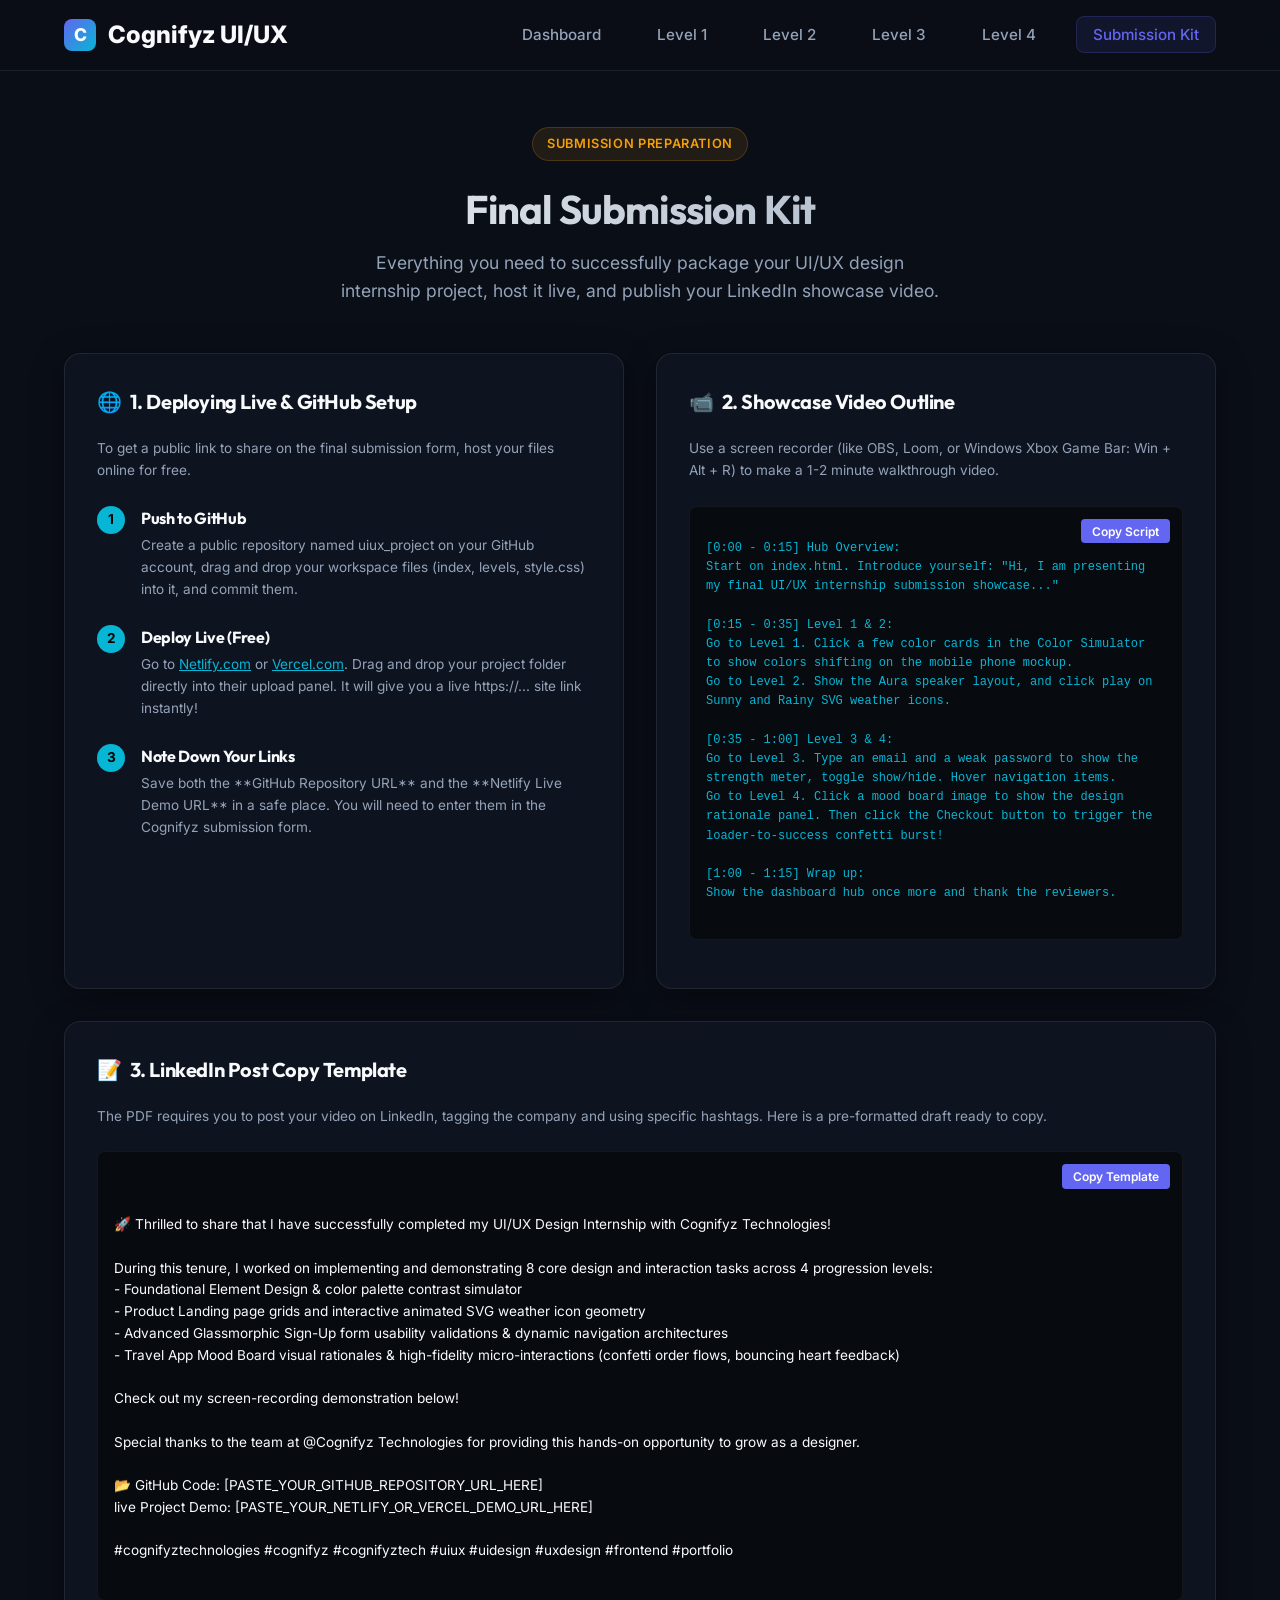
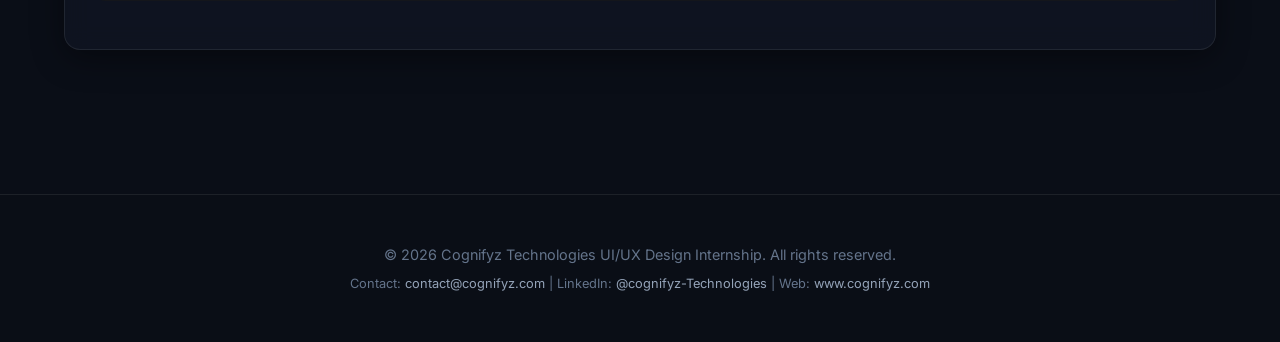
<file: submission_kit.html>
<!DOCTYPE html>
<html lang="en">
<head>
  <meta charset="UTF-8">
  <meta name="viewport" content="width=device-width, initial-scale=1.0">
  <title>Final Submission Kit | Cognifyz UI/UX Portfolio</title>
  <link rel="stylesheet" href="style.css">
  <style>
    .kit-grid {
      display: grid;
      grid-template-columns: 1fr;
      gap: 2rem;
      margin-bottom: 2rem;
    }

    @media (min-width: 900px) {
      .kit-grid {
        grid-template-columns: 1fr 1fr;
      }
    }

    .copy-box {
      background: #070a0f;
      border: 1px solid rgba(255, 255, 255, 0.05);
      border-radius: 8px;
      padding: 1rem;
      position: relative;
      margin-bottom: 1rem;
    }

    .copy-btn {
      position: absolute;
      top: 0.75rem;
      right: 0.75rem;
      background: var(--color-indigo);
      border: none;
      color: #fff;
      padding: 0.3rem 0.7rem;
      border-radius: 4px;
      font-size: 0.75rem;
      font-weight: 600;
      cursor: pointer;
      transition: var(--transition-smooth);
    }

    .copy-btn:hover {
      background: #4f46e5;
    }

    .kit-step {
      display: flex;
      gap: 1rem;
      margin-bottom: 1.5rem;
    }

    .step-num {
      width: 28px;
      height: 28px;
      border-radius: 50%;
      background: var(--color-cyan);
      color: #000;
      display: grid;
      place-items: center;
      font-weight: 700;
      font-size: 0.85rem;
      flex-shrink: 0;
    }

    .step-text h4 {
      margin-bottom: 0.25rem;
      font-size: 1rem;
    }

    .step-text p {
      font-size: 0.85rem;
      color: var(--text-secondary);
    }

    .badge-kit {
      background: rgba(245, 158, 11, 0.1);
      color: var(--color-amber);
      border: 1px solid rgba(245, 158, 11, 0.2);
    }
  </style>
</head>
<body>

  <!-- Navigation Header -->
  <header class="portfolio-header">
    <div class="nav-container">
      <a href="index.html" class="logo-link">
        <div class="logo-icon">C</div>
        <span>Cognifyz UI/UX</span>
      </a>
      <ul class="nav-menu">
        <li><a href="index.html" class="nav-link">Dashboard</a></li>
        <li><a href="level1.html" class="nav-link">Level 1</a></li>
        <li><a href="level2.html" class="nav-link">Level 2</a></li>
        <li><a href="level3.html" class="nav-link">Level 3</a></li>
        <li><a href="level4.html" class="nav-link">Level 4</a></li>
        <li><a href="submission_kit.html" class="nav-link active">Submission Kit</a></li>
      </ul>
    </div>
  </header>

  <!-- Container -->
  <main class="container">

    <!-- Page Intro Header -->
    <div class="page-intro">
      <span class="badge badge-kit">Submission Preparation</span>
      <h1 class="page-title">Final Submission Kit</h1>
      <p class="page-subtitle">
        Everything you need to successfully package your UI/UX design internship project, host it live, and publish your LinkedIn showcase video.
      </p>
    </div>

    <div class="kit-grid">

      <!-- SECTION 1: CODE HOSTING & GITHUB -->
      <div class="glass-card" style="padding: 2rem;">
        <h3 style="margin-bottom: 1.25rem; font-size: 1.25rem; display:flex; align-items:center; gap:0.5rem;">
          <span>🌐</span> 1. Deploying Live & GitHub Setup
        </h3>
        <p style="font-size: 0.85rem; color: var(--text-secondary); margin-bottom: 1.5rem;">
          To get a public link to share on the final submission form, host your files online for free.
        </p>

        <div class="kit-step">
          <div class="step-num">1</div>
          <div class="step-text">
            <h4>Push to GitHub</h4>
            <p>Create a public repository named <code>uiux_project</code> on your GitHub account, drag and drop your workspace files (index, levels, style.css) into it, and commit them.</p>
          </div>
        </div>

        <div class="kit-step">
          <div class="step-num">2</div>
          <div class="step-text">
            <h4>Deploy Live (Free)</h4>
            <p>Go to <a href="https://netlify.com" target="_blank" style="color:var(--color-cyan);">Netlify.com</a> or <a href="https://vercel.com" target="_blank" style="color:var(--color-cyan);">Vercel.com</a>. Drag and drop your project folder directly into their upload panel. It will give you a live <code>https://...</code> site link instantly!</p>
          </div>
        </div>

        <div class="kit-step">
          <div class="step-num">3</div>
          <div class="step-text">
            <h4>Note Down Your Links</h4>
            <p>Save both the **GitHub Repository URL** and the **Netlify Live Demo URL** in a safe place. You will need to enter them in the Cognifyz submission form.</p>
          </div>
        </div>
      </div>

      <!-- SECTION 2: SCREEN RECORDING GUIDE -->
      <div class="glass-card" style="padding: 2rem;">
        <h3 style="margin-bottom: 1.25rem; font-size: 1.25rem; display:flex; align-items:center; gap:0.5rem;">
          <span>📹</span> 2. Showcase Video Outline
        </h3>
        <p style="font-size: 0.85rem; color: var(--text-secondary); margin-bottom: 1.5rem;">
          Use a screen recorder (like OBS, Loom, or Windows Xbox Game Bar: <code>Win + Alt + R</code>) to make a 1-2 minute walkthrough video.
        </p>

        <div class="copy-box">
          <button class="copy-btn" onclick="copyText('videoScript')">Copy Script</button>
          <pre id="videoScript" style="font-family: monospace; font-size: 0.75rem; color: var(--color-cyan); white-space: pre-wrap; margin-top: 1rem;">
[0:00 - 0:15] Hub Overview:
Start on index.html. Introduce yourself: "Hi, I am presenting my final UI/UX internship submission showcase..."

[0:15 - 0:35] Level 1 & 2:
Go to Level 1. Click a few color cards in the Color Simulator to show colors shifting on the mobile phone mockup. 
Go to Level 2. Show the Aura speaker layout, and click play on Sunny and Rainy SVG weather icons.

[0:35 - 1:00] Level 3 & 4:
Go to Level 3. Type an email and a weak password to show the strength meter, toggle show/hide. Hover navigation items.
Go to Level 4. Click a mood board image to show the design rationale panel. Then click the Checkout button to trigger the loader-to-success confetti burst!

[1:00 - 1:15] Wrap up:
Show the dashboard hub once more and thank the reviewers.
          </pre>
        </div>
      </div>

      <!-- SECTION 3: LINKEDIN TEMPLATE -->
      <div class="glass-card" style="grid-column: 1 / -1; padding: 2rem;">
        <h3 style="margin-bottom: 1.25rem; font-size: 1.25rem; display:flex; align-items:center; gap:0.5rem;">
          <span>📝</span> 3. LinkedIn Post Copy Template
        </h3>
        <p style="font-size: 0.85rem; color: var(--text-secondary); margin-bottom: 1.5rem;">
          The PDF requires you to post your video on LinkedIn, tagging the company and using specific hashtags. Here is a pre-formatted draft ready to copy.
        </p>

        <div class="copy-box" style="background:#070a0f;">
          <button class="copy-btn" onclick="copyText('linkedinPost')">Copy Template</button>
          <div id="linkedinPost" style="font-size: 0.85rem; line-height: 1.6; color: var(--text-primary); padding-top: 1.5rem; white-space: pre-wrap;">
🚀 Thrilled to share that I have successfully completed my UI/UX Design Internship with Cognifyz Technologies!

During this tenure, I worked on implementing and demonstrating 8 core design and interaction tasks across 4 progression levels:
- Foundational Element Design & color palette contrast simulator
- Product Landing page grids and interactive animated SVG weather icon geometry
- Advanced Glassmorphic Sign-Up form usability validations & dynamic navigation architectures
- Travel App Mood Board visual rationales & high-fidelity micro-interactions (confetti order flows, bouncing heart feedback)

Check out my screen-recording demonstration below!

Special thanks to the team at @Cognifyz Technologies for providing this hands-on opportunity to grow as a designer.

📂 GitHub Code: [PASTE_YOUR_GITHUB_REPOSITORY_URL_HERE]
live Project Demo: [PASTE_YOUR_NETLIFY_OR_VERCEL_DEMO_URL_HERE]

#cognifyztechnologies #cognifyz #cognifyztech #uiux #uidesign #uxdesign #frontend #portfolio
          </div>
        </div>
      </div>

    </div>

  </main>

  <!-- Footer -->
  <footer class="portfolio-footer">
    <p>© 2026 Cognifyz Technologies UI/UX Design Internship. All rights reserved.</p>
    <p style="margin-top: 0.5rem; font-size: 0.8rem; color: var(--text-muted);">
      Contact: <a href="mailto:contact@cognifyz.com">contact@cognifyz.com</a> | 
      LinkedIn: <a href="https://linkedin.com/company/cognifyz-technologies" target="_blank">@cognifyz-Technologies</a> | 
      Web: <a href="https://www.cognifyz.com" target="_blank">www.cognifyz.com</a>
    </p>
  </footer>

  <script>
    function copyText(id) {
      const text = document.getElementById(id).innerText;
      navigator.clipboard.writeText(text).then(() => {
        alert("Text copied to clipboard!");
      }).catch(err => {
        console.error("Could not copy text: ", err);
      });
    }
  </script>

</body>
</html>
</file>
<file: style.css>
/* Import premium modern typography */
@import url('https://fonts.googleapis.com/css2?family=Inter:wght@300;400;500;600&family=Outfit:wght@400;600;700;800&display=swap');

:root {
  /* Color Palette Tokens */
  --bg-primary: #0a0e17;
  --bg-secondary: #121826;
  --bg-tertiary: #1b2336;
  
  --text-primary: #f8fafc;
  --text-secondary: #94a3b8;
  --text-muted: #64748b;
  
  --color-indigo: #6366f1;
  --color-purple: #a855f7;
  --color-pink: #ec4899;
  --color-cyan: #06b6d4;
  --color-emerald: #10b981;
  --color-amber: #f59e0b;
  
  --glow-indigo: rgba(99, 102, 241, 0.4);
  --glow-cyan: rgba(6, 182, 212, 0.4);
  
  /* Glassmorphism Styling */
  --glass-bg: rgba(18, 24, 38, 0.65);
  --glass-border: rgba(255, 255, 255, 0.08);
  --glass-shadow: rgba(0, 0, 0, 0.4);
  
  /* Standard transition speed */
  --transition-smooth: all 0.3s cubic-bezier(0.4, 0, 0.2, 1);
  --transition-bounce: all 0.5s cubic-bezier(0.175, 0.885, 0.32, 1.275);
}

/* Global Reset */
* {
  margin: 0;
  padding: 0;
  box-sizing: border-box;
  font-family: 'Inter', sans-serif;
  scrollbar-width: thin;
  scrollbar-color: var(--bg-tertiary) var(--bg-primary);
}

body {
  background-color: var(--bg-primary);
  color: var(--text-primary);
  min-height: 100vh;
  overflow-x: hidden;
  line-height: 1.6;
}

h1, h2, h3, h4, h5, h6 {
  font-family: 'Outfit', sans-serif;
  font-weight: 700;
  letter-spacing: -0.02em;
}

/* Container */
.container {
  width: 100%;
  max-width: 1200px;
  margin: 0 auto;
  padding: 2rem 1.5rem;
}

/* Glass Card Utility */
.glass-card {
  background: var(--glass-bg);
  backdrop-filter: blur(12px);
  -webkit-backdrop-filter: blur(12px);
  border: 1px solid var(--glass-border);
  border-radius: 16px;
  box-shadow: 0 8px 32px var(--glass-shadow);
  transition: var(--transition-smooth);
}

.glass-card:hover {
  border-color: rgba(255, 255, 255, 0.15);
  transform: translateY(-2px);
}

/* Header & Navigation */
header.portfolio-header {
  border-bottom: 1px solid var(--glass-border);
  background: rgba(10, 14, 23, 0.8);
  backdrop-filter: blur(10px);
  position: sticky;
  top: 0;
  z-index: 100;
}

.nav-container {
  display: flex;
  justify-content: space-between;
  align-items: center;
  max-width: 1200px;
  margin: 0 auto;
  padding: 1rem 1.5rem;
}

.logo-link {
  display: flex;
  align-items: center;
  gap: 0.75rem;
  text-decoration: none;
  color: var(--text-primary);
  font-weight: 800;
  font-size: 1.5rem;
  font-family: 'Outfit', sans-serif;
}

.logo-icon {
  width: 32px;
  height: 32px;
  background: linear-gradient(135deg, var(--color-indigo), var(--color-cyan));
  border-radius: 8px;
  display: grid;
  place-items: center;
  color: #fff;
  font-weight: 800;
  font-size: 1.1rem;
}

.nav-menu {
  display: flex;
  gap: 1.5rem;
  list-style: none;
}

.nav-link {
  color: var(--text-secondary);
  text-decoration: none;
  font-weight: 500;
  font-size: 0.95rem;
  padding: 0.5rem 1rem;
  border-radius: 8px;
  transition: var(--transition-smooth);
}

.nav-link:hover {
  color: var(--text-primary);
  background: rgba(255, 255, 255, 0.05);
}

.nav-link.active {
  color: var(--color-indigo);
  background: rgba(99, 102, 241, 0.1);
  border: 1px solid rgba(99, 102, 241, 0.2);
}

/* Page Intro Section */
.page-intro {
  text-align: center;
  margin-bottom: 3rem;
  padding-top: 1.5rem;
}

.badge {
  display: inline-block;
  padding: 0.35rem 0.85rem;
  border-radius: 9999px;
  font-size: 0.8rem;
  font-weight: 600;
  text-transform: uppercase;
  letter-spacing: 0.05em;
  margin-bottom: 1rem;
}

.badge-beginner { background: rgba(16, 185, 129, 0.15); color: var(--color-emerald); }
.badge-intermediate { background: rgba(6, 182, 212, 0.15); color: var(--color-cyan); }
.badge-advanced { background: rgba(99, 102, 241, 0.15); color: var(--color-indigo); }
.badge-expert { background: rgba(245, 158, 11, 0.15); color: var(--color-amber); }

.page-title {
  font-size: 2.5rem;
  background: linear-gradient(to right, #fff, var(--text-secondary));
  -webkit-background-clip: text;
  -webkit-text-fill-color: transparent;
  margin-bottom: 0.5rem;
}

.page-subtitle {
  color: var(--text-secondary);
  font-size: 1.1rem;
  max-width: 600px;
  margin: 0 auto;
}

/* Task Layout Structure */
.task-section {
  margin-bottom: 4rem;
}

.task-header {
  display: flex;
  align-items: center;
  justify-content: space-between;
  margin-bottom: 1.5rem;
  border-bottom: 1px solid rgba(255, 255, 255, 0.05);
  padding-bottom: 1rem;
}

.task-title {
  font-size: 1.75rem;
  display: flex;
  align-items: center;
  gap: 0.75rem;
}

.task-number {
  background: rgba(255, 255, 255, 0.05);
  color: var(--text-muted);
  width: 32px;
  height: 32px;
  border-radius: 50%;
  display: flex;
  align-items: center;
  justify-content: center;
  font-size: 0.9rem;
  font-weight: 600;
}

.task-objective {
  color: var(--text-secondary);
  font-style: italic;
  font-size: 0.95rem;
}

.task-content {
  display: grid;
  grid-template-columns: 1fr;
  gap: 2rem;
}

@media (min-width: 900px) {
  .task-content-split {
    grid-template-columns: 1fr 1fr;
  }
}

/* Code Inspector Component */
.spec-box {
  background: #070a0f;
  border: 1px solid rgba(255, 255, 255, 0.05);
  border-radius: 12px;
  padding: 1.25rem;
}

.spec-title {
  font-size: 0.9rem;
  text-transform: uppercase;
  color: var(--text-muted);
  letter-spacing: 0.05em;
  margin-bottom: 0.75rem;
  display: flex;
  align-items: center;
  gap: 0.5rem;
}

.spec-code {
  font-family: monospace;
  font-size: 0.85rem;
  color: var(--color-cyan);
  white-space: pre-wrap;
}

/* Footer styling */
footer.portfolio-footer {
  text-align: center;
  padding: 3rem 1.5rem;
  border-top: 1px solid var(--glass-border);
  color: var(--text-muted);
  font-size: 0.9rem;
  margin-top: 5rem;
  background: rgba(10, 14, 23, 0.5);
}

footer a {
  color: var(--text-secondary);
  text-decoration: none;
  transition: var(--transition-smooth);
}

footer a:hover {
  color: var(--color-indigo);
}

/* Keyframes animations */
@keyframes spin-slow {
  from { transform: rotate(0deg); }
  to { transform: rotate(360deg); }
}

@keyframes pulse-glow {
  0%, 100% { box-shadow: 0 0 15px rgba(99, 102, 241, 0.3); }
  50% { box-shadow: 0 0 30px rgba(99, 102, 241, 0.6); }
}

@keyframes rain-fall {
  0% { transform: translateY(-20px); opacity: 0; }
  50% { opacity: 0.7; }
  100% { transform: translateY(20px); opacity: 0; }
}

@keyframes wind-blow {
  0% { transform: translateX(-15px); opacity: 0; }
  50% { opacity: 0.8; }
  100% { transform: translateX(15px); opacity: 0; }
}

@keyframes lightning-flash {
  0%, 90%, 94%, 98%, 100% { opacity: 0.2; }
  92%, 96% { opacity: 1; filter: drop-shadow(0 0 10px #fff); }
}

@keyframes heart-beat {
  0%, 100% { transform: scale(1); }
  25% { transform: scale(1.15); }
  50% { transform: scale(1.05); }
  75% { transform: scale(1.2); }
}
</file>
